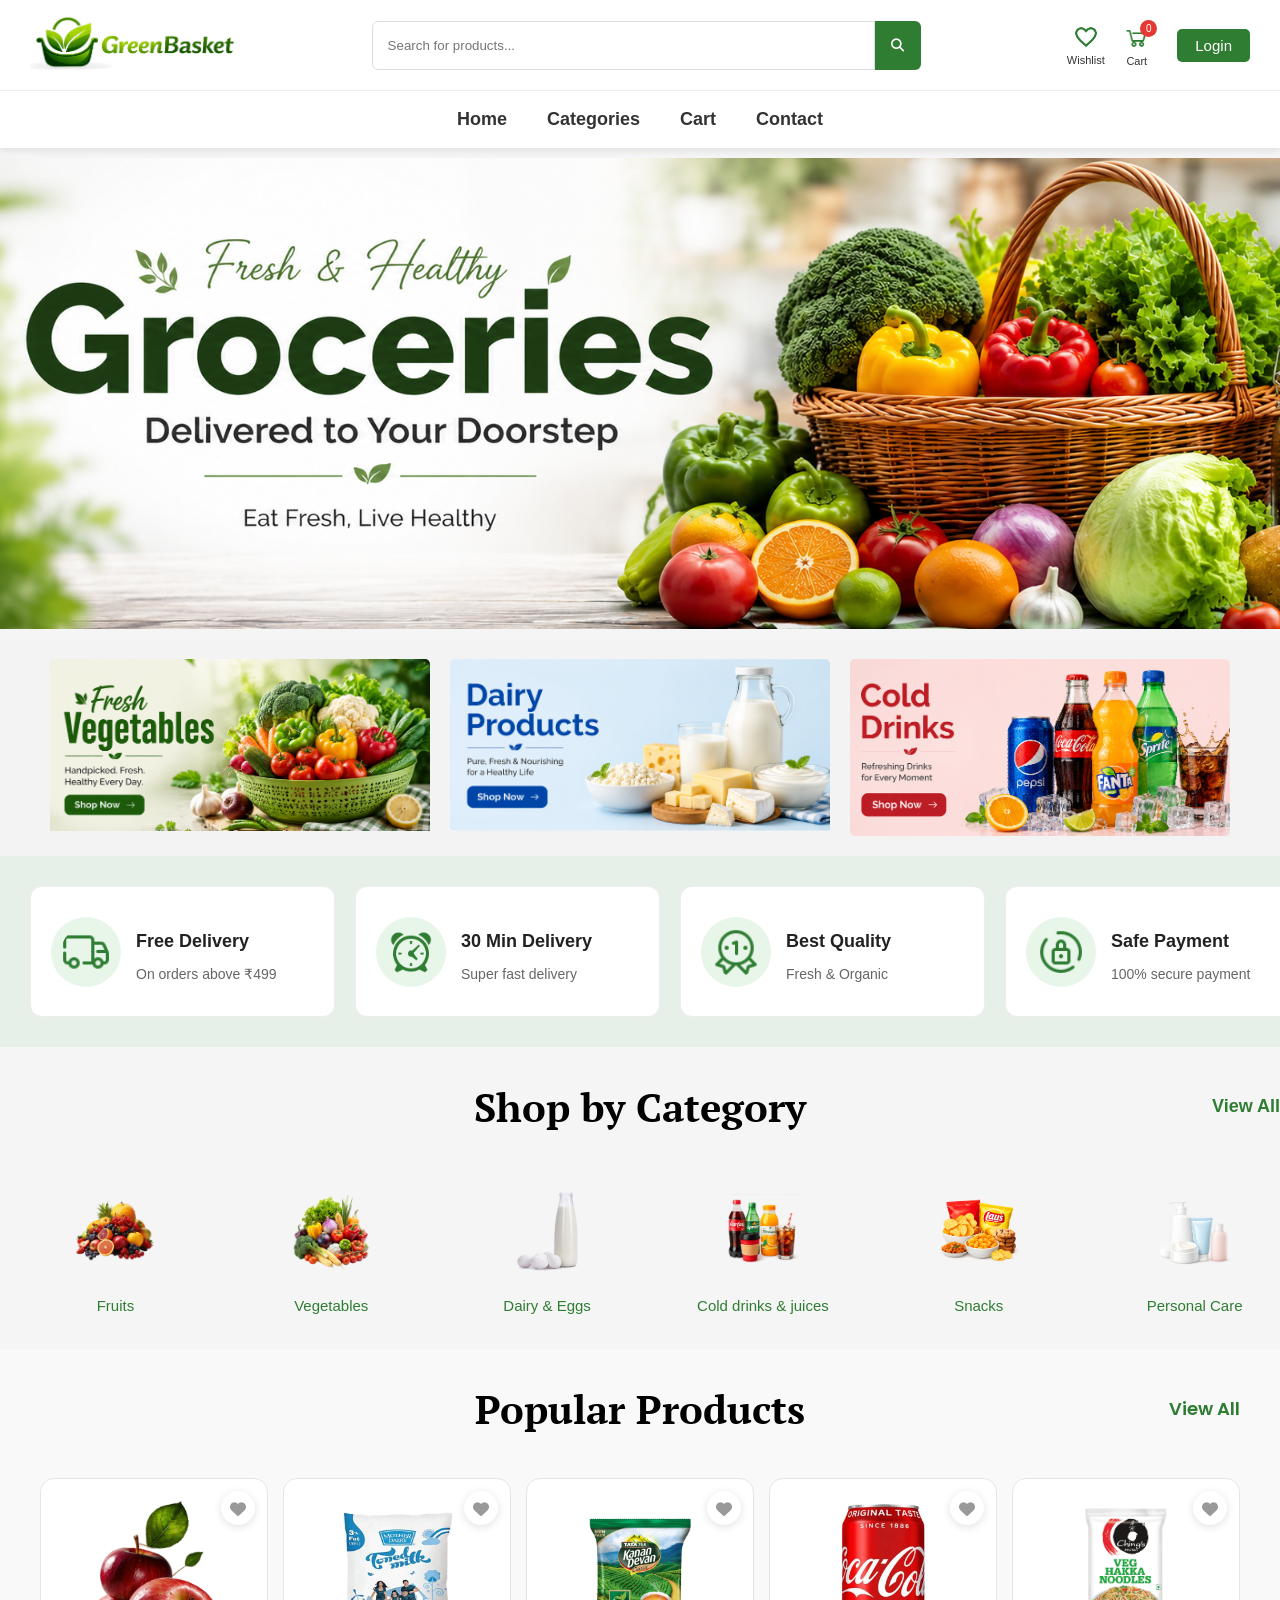
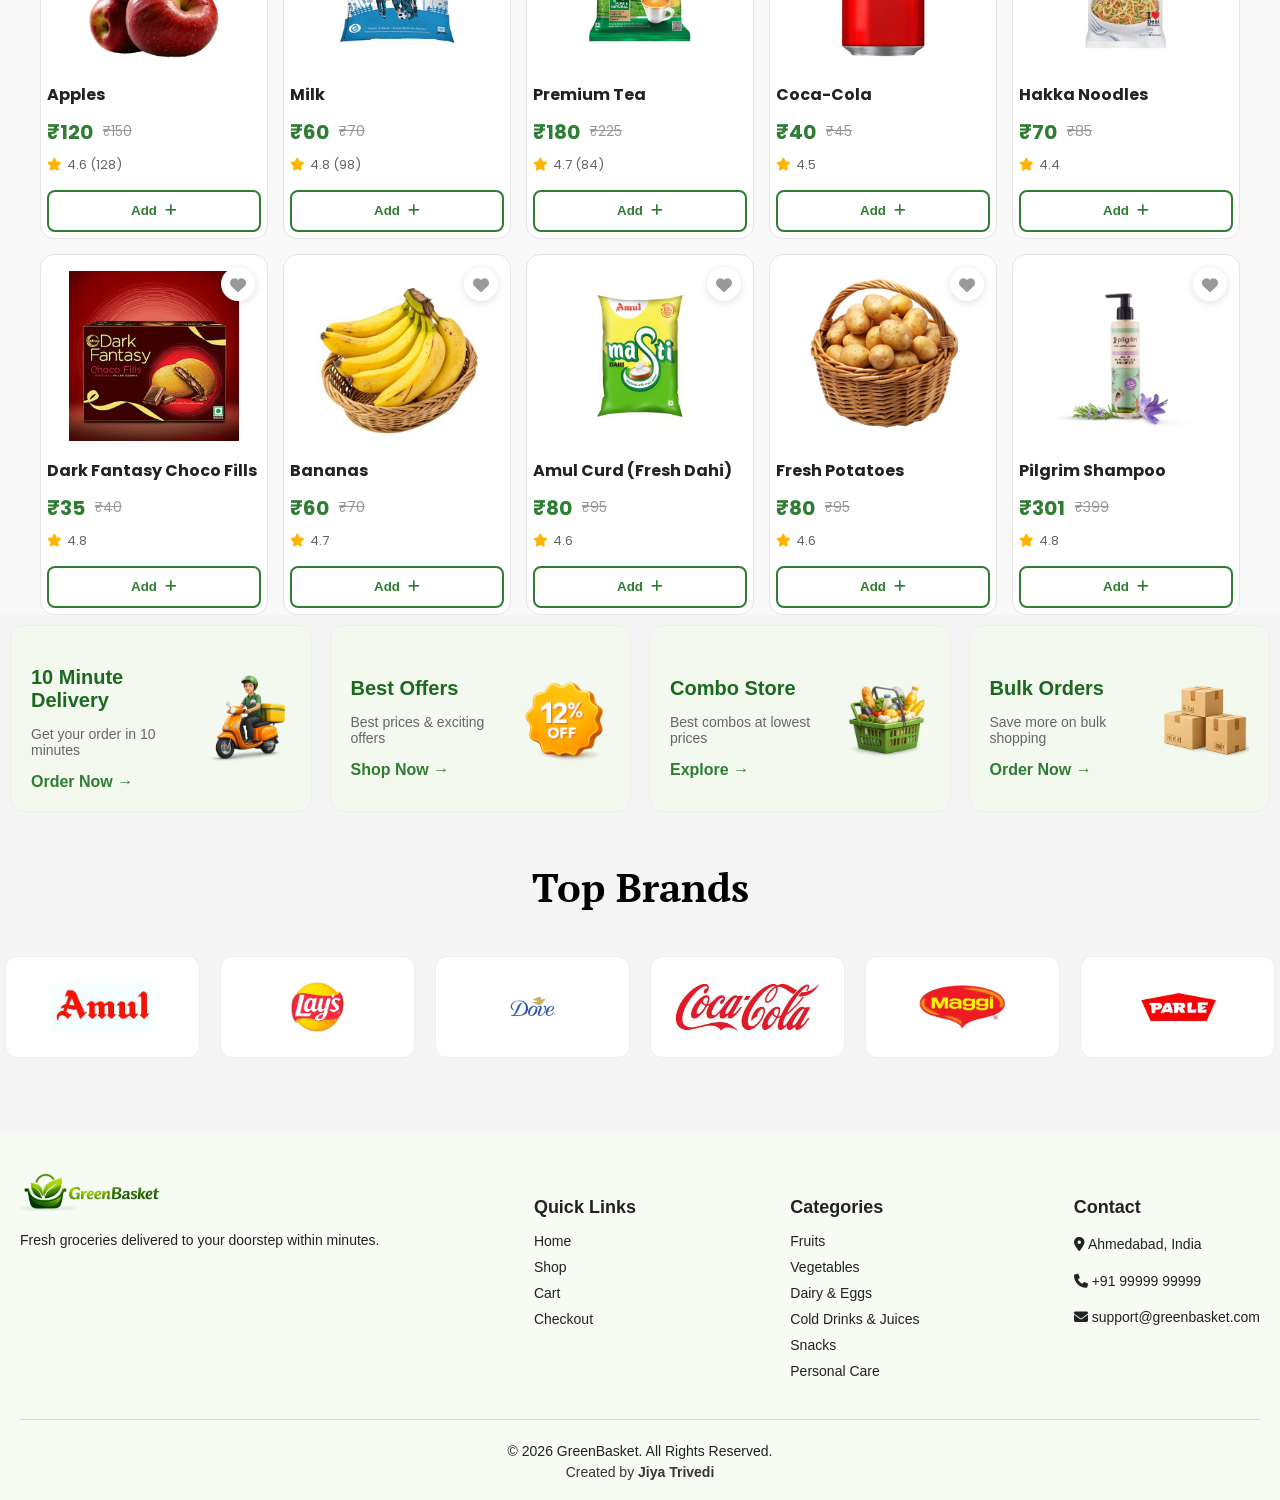
<file: index.html>
<!DOCTYPE html>
<html lang="en">
<head>
<meta charset="UTF-8">
<meta name="viewport" content="width=device-width, initial-scale=1.0">
<title>Home-GreenBasket</title>
<!--Link-->
<link rel="stylesheet" href="style.css">
<link href="https://fonts.googleapis.com/css2?family=Merriweather:ital,opsz,wght@0,18..144,300..900;1,18..144,300..900&family=Playfair+Display:ital,wght@0,400..900;1,400..900&display=swap" rel="stylesheet">
<link href="https://fonts.googleapis.com/css2?family=Poppins:wght@300;400;600;700&display=swap" rel="stylesheet">
<link rel="stylesheet" href="https://cdnjs.cloudflare.com/ajax/libs/font-awesome/6.5.0/css/all.min.css">
<link href="https://fonts.googleapis.com/css2?family=PT+Serif:ital,wght@0,400;0,700;1,400;1,700&display=swap" rel="stylesheet">
</head>
<body>

<header>

  <!-- Top Navbar -->
  <div class="top-nav">
    <div class="logo">
      <img src="images/logo.png" alt="logo">
    </div>

    <div class="search-box">
      <input type="text" id="searchInput" placeholder="Search for products...">
      <button id="searchBtn">
        <i class="fa-solid fa-magnifying-glass"></i>
      </button>
       <div id="searchResults" class="search-results"></div>
    </div>

  <div class="nav-right">
      
      <!--Wishlist Page Icon-->
      <a href="wishlist.html" class="wishlist-link">
      <img src="icons/heart.png">
      <span>Wishlist</span>
      </a>

      <div class="cart-wrapper" onclick="window.location.href='cart.html'">
          <img src="icons/cart.png" class="cart-icon">
          <span class="cart-count">0</span>
          <span class="cart-text">Cart</span>
      </div>
      <button class="login-btn">Login</button>
    </div>

  </div>

  <!-- Bottom Navbar -->
  <div class="menu-nav">
    <a href="index.html">Home</a>
    <a href="categories.html">Categories</a>
    <a href="cart.html">Cart</a>
    <a href="#contact">Contact</a>
  </div>

</header>

<!-- Home Image Section -->
<section class="home-image">
  <img src="images/home.png" alt="Home Image">
</section>

<!--Gift Card Section-->
<section class="gift-slider-section">
  
 <div class="gift-slider" id="giftSlider">

        <div class="gift-card">
            <img src="images/card1.png" alt="veg-card">
        </div>

        <div class="gift-card">
            <img src="images/card2.png" alt="dairy-card">
        </div>

        <div class="gift-card">
            <img src="images/card3.png" alt="colddrink-card">
        </div>

        <div class="gift-card">
            <img src="images/card4.png" alt="snacks-card">
        </div>

        <div class="gift-card">
            <img src="images/card5.png" alt="personalcare-card">
        </div>

  </div>

  
</section>

<!-- Features section -->
<section class="features">

<div class="feature-box">
     <img src="icons/truck.png" class="icon" alt="truck-icon">
    <div>
        <h4>Free Delivery</h4>
        <p>On orders above ₹499</p>
    </div>
</div>

<div class="feature-box">
    <img src="icons/clock.png" class="icon" alt="clock-icon">
    <div>
        <h4>30 Min Delivery</h4>
        <p>Super fast delivery</p>
    </div>
</div>

<div class="feature-box">
    <img src="icons/quality.png" class="icon" alt="quality-icon">
    <div>
        <h4>Best Quality</h4>
        <p>Fresh & Organic</p>
    </div>
</div>

<div class="feature-box">
    <img src="icons/payment.png" class="icon" alt="payment-icon">
    <div>
        <h4>Safe Payment</h4>
        <p>100% secure payment</p>
    </div>
</div>

</section>

<!-- Categories Section -->
<section class="categories">
  <div class="categories-header">
    <h2>Shop by Category</h2>
    <a href="categories.html" class="view-all">View All</a>
  </div>

  <div class="category-grid">

  <a href="categories.html?category=Fruits" class="cat-card">
    <img src="images/fruits.png">
    <p>Fruits</p>
  </a>

  <a href="categories.html?category=Vegetables" class="cat-card">
    <img src="images/vegetables.png">
    <p>Vegetables</p>
  </a>

  <a href="categories.html?category=Dairy%20%26%20Eggs" class="cat-card">
    <img src="images/dairy.png">
    <p>Dairy & Eggs</p>
  </a>

  <a href="categories.html?category=Cold%20drinks%20%26%20juices" class="cat-card">
    <img src="images/colddrinks.png">
    <p>Cold drinks & juices</p>
  </a>

  <a href="categories.html?category=Snacks" class="cat-card">
    <img src="images/snacks.png">
    <p>Snacks</p>
  </a>

  <a href="categories.html?category=Personal%20Care" class="cat-card">
    <img src="images/personal-care.png">
    <p>Personal Care</p>
  </a>

</div>
</section>

<!-- Product Section -->

<section class="popular-products">
<div class="container">
    <div class="section-header">
      <h2>Popular Products</h2>
      <a href="categories.html" class="view-all">View All</a>
    </div>

<div class="product-grid">

  <!--Apple -->
  <div class="product-card">
      <button class="wishlist-icon" data-id="16"><i class="fa-solid fa-heart"></i></button>
      <img src="products/fruits/apples.png" alt="Product 1">
      <h3>Apples</h3>
    <!-- Price -->
    <div class="price-box">
      <span class="new-price">₹120</span>
      <span class="old-price">₹150</span>
    </div>
    <!-- Rating -->
    <div class="rating">
      <i class="fa-solid fa-star"></i>
      <span>4.6 (128)</span>
    </div>
    <!-- Button -->
    <button class="add-btn" data-id="16">Add<i class="fa-solid fa-plus"></i></button>
  </div>

  <!-- Fresh milk -->
  <div class="product-card">
      <button class="wishlist-icon" data-id="31"><i class="fa-solid fa-heart"></i></button>
      <img src="products/dairy/milk.png" alt="Product 2">
      <h3>Milk</h3>
    <!-- Price -->
    <div class="price-box">
      <span class="new-price">₹60</span>
      <span class="old-price">₹70</span>
    </div>  
    <!-- Rating -->
    <div class="rating">
      <i class="fa-solid fa-star"></i>
      <span>4.8 (98)</span>
    </div>
    <!-- Button -->
    <button class="add-btn" data-id="31">Add<i class="fa-solid fa-plus"></i></button>
  </div>
  
  <!-- Premium tea -->
  <div class="product-card">
      <button class="wishlist-icon" data-id="56"><i class="fa-solid fa-heart"></i></button>
      <img src="products/colddrinks/tea.png" alt="Product 3">
      <h3>Premium Tea</h3>
    <!-- Price -->
    <div class="price-box">
      <span class="new-price">₹180</span>
      <span class="old-price">₹225</span>
    </div>
    <!-- Rating -->
    <div class="rating">
      <i class="fa-solid fa-star"></i>
      <span>4.7 (84)</span>
    </div>
    <!-- Button -->
    <button class="add-btn" data-id="56">Add<i class="fa-solid fa-plus"></i></button>
  </div>

  <!--Cold Drink-->
  <div class="product-card">
      <button class="wishlist-icon" data-id="46"><i class="fa-solid fa-heart"></i></button>
      <img src="products/colddrinks/cocacola.png" alt="Product 4">
      <h3>Coca-Cola</h3>
    <!-- Price -->
    <div class="price-box">
      <span class="new-price">₹40</span>
      <span class="old-price">₹45</span>
    </div>
    <!-- Rating -->
    <div class="rating">
      <i class="fa-solid fa-star"></i>
      <span>4.5</span>
    </div>
    <!-- Button -->
    <button class="add-btn" data-id="46">Add<i class="fa-solid fa-plus"></i></button>
  </div>

  <!-- Noodles -->    
  <div class="product-card">
      <button class="wishlist-icon" data-id="67"><i class="fa-solid fa-heart"></i></button>
      <img src="products/snacks/noodles.png" alt="Product 5">
      <h3>Hakka Noodles</h3>
      <!-- Price -->
      <div class="price-box">
        <span class="new-price">₹70</span>
        <span class="old-price">₹85</span>
      </div>
      <!-- Rating -->
      <div class="rating">
        <i class="fa-solid fa-star"></i>
        <span>4.4</span>
      </div>
      <!-- Button -->
      <button class="add-btn" data-id="67">Add<i class="fa-solid fa-plus"></i></button>
  </div>
  
  <!-- Choco Fills -->
  <div class="product-card">
      <button class="wishlist-icon" data-id="68"><i class="fa-solid fa-heart"></i></button>
      <img src="products/snacks/chocofills.png" alt="Product 6">
      <h3>Dark Fantasy Choco Fills</h3>
      <!--Price-->
      <div class="price-box">
        <span class="new-price">₹35</span>
        <span class="old-price">₹40</span>
      </div>
      <!-- Rating -->
      <div class="rating">
        <i class="fa-solid fa-star"></i>
        <span>4.8</span>
      </div>
      <!-- Button -->
      <button class="add-btn" data-id="68">Add<i class="fa-solid fa-plus"></i></button>
  </div>
      
  <!-- Bananas -->
  <div class="product-card">
      <button class="wishlist-icon" data-id="17"><i class="fa-solid fa-heart"></i></button>
      <img src="products/fruits/banana.png" alt="Product 7">
      <h3>Bananas</h3>
      <!-- Price -->
      <div class="price-box">
        <span class="new-price">₹60</span>
        <span class="old-price">₹70</span>
      </div>
      <!-- Rating -->
      <div class="rating">
        <i class="fa-solid fa-star"></i>
        <span>4.7</span>
      </div>
      <!-- Button -->
      <button class="add-btn" data-id="17">Add<i class="fa-solid fa-plus"></i></button>
  </div>
  
  <!-- Curd (Fresh Dahi) -->
  <div class="product-card">
      <button class="wishlist-icon" data-id="33"><i class="fa-solid fa-heart"></i></button>
      <img src="products/dairy/curd.png" alt="Product 8">
      <h3>Amul Curd (Fresh Dahi)</h3>
      <!-- Price -->
      <div class="price-box">
        <span class="new-price">₹80</span>
        <span class="old-price">₹95</span>
      </div>
      <!-- Rating -->
      <div class="rating">
        <i class="fa-solid fa-star"></i>
        <span>4.6</span>
      </div>
      <!-- Button -->
      <button class="add-btn" data-id="33">Add<i class="fa-solid fa-plus"></i></button>
  </div>

  <!-- Fresh Potato -->
  <div class="product-card">
      <button class="wishlist-icon"  data-id="2"><i class="fa-solid fa-heart"></i></button>
      <img src="products/vegetables/potato.png" alt="Product 9">
      <h3>Fresh Potatoes</h3>
      <!-- Price -->
      <div class="price-box">
        <span class="new-price">₹80</span>
        <span class="old-price">₹95</span>
      </div>
      <!-- Rating -->
      <div class="rating">
        <i class="fa-solid fa-star"></i>
        <span>4.6</span>
      </div>
      <!-- Button -->
      <button class="add-btn" data-id="2">Add<i class="fa-solid fa-plus"></i></button>
  </div>
  
  <!-- Pligrim Shampoo -->
  <div class="product-card">
      <button class="wishlist-icon" data-id="69"><i class="fa-solid fa-heart"></i></button>
      <img src="products/personal-care/pligrim-shampoo.png" alt="Product 10">
      <h3>Pilgrim Shampoo</h3>
      <!-- Price -->
      <div class="price-box">
        <span class="new-price">₹301</span>
        <span class="old-price">₹399</span>
      </div>
      <!-- Rating -->
      <div class="rating">
        <i class="fa-solid fa-star"></i>
        <span>4.8</span>
      </div>
      <!-- button -->
      <button class="add-btn" data-id="69">Add<i class="fa-solid fa-plus"></i></button>
  </div>
  
</div>
</div>
</section>

<!-- Promo Features -->
<section class="promo-section">

  <div class="promo-card">
    <div class="promo-text">
      <h3>10 Minute Delivery</h3>
      <p>Get your order in 10 minutes</p>
      <a href="#">Order Now →</a>
    </div>
    <img src="images/delivery-boy.png" alt="promo-card1">
  </div>

  <div class="promo-card">
    <div class="promo-text">
      <h3>Best Offers</h3>
      <p>Best prices & exciting offers</p>
      <a href="#">Shop Now →</a>
    </div>
    <img src="images/offer.png" alt="promo-card2">
  </div>

  <div class="promo-card">
    <div class="promo-text">
      <h3>Combo Store</h3>
      <p>Best combos at lowest prices</p>
      <a href="#">Explore →</a>
    </div>
    <img src="images/combo.png" alt="promo-card3">
  </div>

  <div class="promo-card">
    <div class="promo-text">
      <h3>Bulk Orders</h3>
      <p>Save more on bulk shopping</p>
      <a href="#">Order Now →</a>
    </div>
    <img src="images/box.png" alt="promo-card4">
  </div>

</section>

<!-- Top Brands -->
<section class="top-brands">

  <div class="brands-header">
    <h2>Top Brands</h2>
  </div>

  <div class="brands-grid">

    <div class="brand-card">
      <img src="images/amul-logo.png">
    </div>

    <div class="brand-card">
      <img src="images/lays-logo.png">
    </div>

    <div class="brand-card">
      <img src="images/dove-logo.png">
    </div>

    <div class="brand-card">
      <img src="images/cocacola-logo.png">
    </div>

    <div class="brand-card">
      <img src="images/maggie-logo.png">
    </div>

    <div class="brand-card">
      <img src="images/parle-logo.png">
    </div>

  </div>
</section>

<!-- Login page -->

<div class="login-modal">

  <div class="login-card">

    <span class="close-login">&times;</span>

    <!-- LOGO -->
    <img src="images/logo.png" alt="logobutton" class="login-logo">

    <h2>Welcome Back</h2>

    <p>Login to continue shopping</p>

    <input type="tel" id="mobileNumber" placeholder="Enter Mobile Number">

    <button id="continueBtn">Continue</button>

  </div>

</div>

<!-- Footer Section -->

<footer class="footer">

  <div class="footer-content">

    <!-- Logo Section -->
    <div class="footer-box">

      <img src="images/logo.png" alt="GreenBasket Logo" class="footer-logo">

      <p>
        Fresh groceries delivered to your doorstep within minutes.
      </p>

    </div>

    <!-- Quick Links -->
    <div class="footer-box">

      <h4>Quick Links</h4>

      <a href="index.html">Home</a>
      <a href="categories.html">Shop</a>
      <a href="cart.html">Cart</a>
      <a href="checkout.html">Checkout</a>

    </div>

    <!-- Categories -->
    <div class="footer-box">

      <h4>Categories</h4>

      <a href="categories.html?category=Fruits">Fruits</a>
      <a href="categories.html?category=Vegetables">Vegetables</a>
      <a href="categories.html?category=Dairy%20%26%20Eggs">Dairy & Eggs</a>
      <a href="categories.html?category=Cold%20drinks%20%26%20juices">Cold Drinks & Juices</a>
      <a href="categories.html?category=Snacks">Snacks</a>
      <a href="categories.html?category=Personal%20Care">Personal Care</a>

    </div>

  <!-- Contact -->
  <div class="footer-box" id="contact">

      <h4>Contact</h4>

      <p>
        <i class="fas fa-location-dot"></i>
        Ahmedabad, India
      </p>

      <p>
        <i class="fas fa-phone"></i>
        +91 99999 99999
      </p>

      <p>
        <i class="fas fa-envelope"></i>
        support@greenbasket.com
      </p>

    </div>

  </div>

  <div class="footer-bottom">

    <p>© 2026 GreenBasket. All Rights Reserved.</p>

    <p class="author">
      Created by <strong>Jiya Trivedi</strong>
    </p>

  </div>

</footer>


<script src="script.js" defer></script>
<script src="product.js" defer></script>

</body>
</html>
</file>
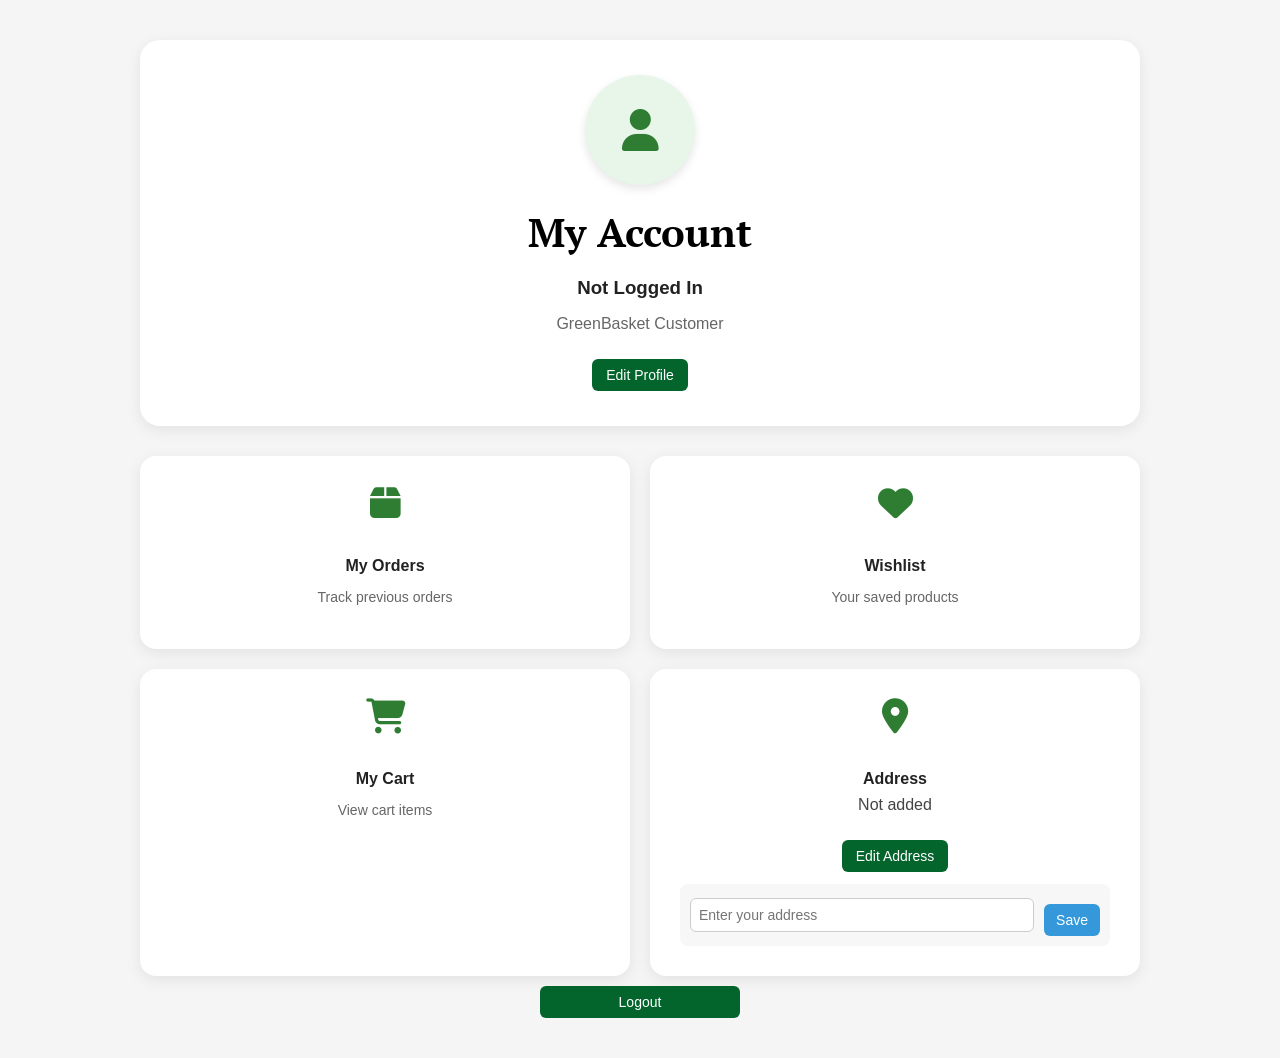
<file: account.html>
<!DOCTYPE html>
<html lang="en">
<head>
<meta charset="UTF-8">
<meta name="viewport" content="width=device-width, initial-scale=1.0">
<title>My Account-GreenBasket</title>

<!--Links-->
<link rel="stylesheet" href="account.css">
<link href="https://fonts.googleapis.com/css2?family=PT+Serif:wght@700&display=swap" rel="stylesheet">
<link rel="stylesheet"
href="https://cdnjs.cloudflare.com/ajax/libs/font-awesome/6.5.0/css/all.min.css">

</head>
<body>

<div class="account-container">

    <!-- Profile Card -->

    <div class="profile-card">

        <div class="profile-image">
            <i class="fa-solid fa-user"></i>
        </div>

        <h1>My Account</h1>

        <h3 id="userMobile"></h3>

        <p>GreenBasket Customer</p>  

        <button class="edit-btn" onclick="editProfile()">Edit Profile</button>

    </div>

    <!-- Menu Cards -->

    <div class="account-grid">

        <a href="orders.html" class="account-card">
            <i class="fa-solid fa-box"></i>
            <h4>My Orders</h4>
            <p>Track previous orders</p>
        </a>

        <a href="wishlist.html" class="account-card">
            <i class="fa-solid fa-heart"></i>
            <h4>Wishlist</h4>
            <p>Your saved products</p>
        </a>

        <a href="cart.html" class="account-card">
            <i class="fa-solid fa-cart-shopping"></i>
            <h4>My Cart</h4>
            <p>View cart items</p>
        </a>

        <div class="account-card">
            <i class="fa-solid fa-location-dot"></i>
            <h4>Address</h4>
            <p id="userAddress">Not added</p>
            <button onclick="toggleAddressForm()">Edit Address</button>

            <div id="addressBox">
            <input type="text" id="addressInput" placeholder="Enter your address">
            <button onclick="saveAddress()">Save</button>
            </div>
        </div>
    
    </div>

    <button id="logoutBtn" class="logout-btn">Logout</button>

</div>
<script src="account.js"></script>

</body>
</html>
</file>
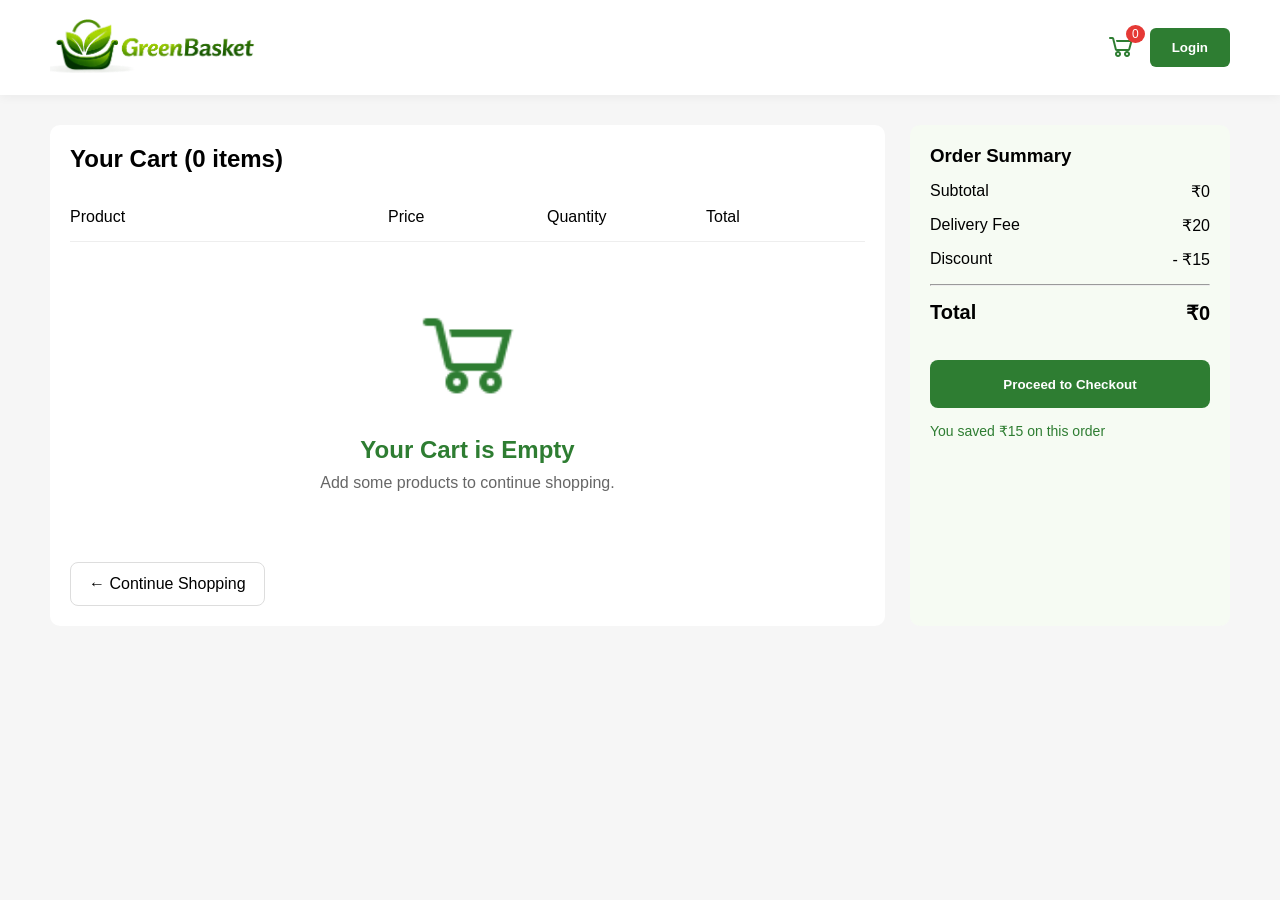
<file: cart.html>
<!DOCTYPE html>
<html lang="en">
<head>
<meta charset="UTF-8">
<meta name="viewport" content="width=device-width, initial-scale=1.0">
<title>Cart-GreenBasket</title>

<!--Links-->
<link rel="stylesheet" href="categories.css">
<link rel="stylesheet" href="cart.css">
<link rel="stylesheet"
href="https://cdnjs.cloudflare.com/ajax/libs/font-awesome/6.5.1/css/all.min.css">
</head>
<body>

<header class="header">

    <div class="logo">
    <img src="images/logo.png" alt="GreenBasket Logo">
    </div>

  <div class="header-right">

    <div class="cart-wrapper">
    <img src="icons/cart.png" class="cart-icon" alt="Cart">
    <span class="cart-count">0</span>
    </div>

    <button class="login-btn">Login</button>

  </div>

</header>

<div class="cart-page">

<div class="cart-left">

  <h2>Your Cart (<span id="itemCount">0</span> items)</h2>

<div class="cart-table">

  <div class="table-head">
  <div>Product</div>
  <div>Price</div>
  <div>Quantity</div>
  <div>Total</div>

</div>

  <div id="cartItems"></div>

</div>

<a href="categories.html" class="continue-btn">
← Continue Shopping
</a>

</div>

<div class="summary-box">

  <h3>Order Summary</h3>

  <div class="summary-row">
  <span>Subtotal</span>
  <span id="subtotal">₹0</span>
  </div>

  <div class="summary-row">
  <span>Delivery Fee</span>
  <span id="deliveryFee">₹20</span>
  </div>

  <div class="summary-row">
  <span>Discount</span>
  <span id="discount">- ₹15</span>
  </div>

<hr>

  <div class="summary-row total">
  <span>Total</span>
  <span id="grandTotal">₹0</span>
  </div>

  <button class="checkout-btn"
  onclick="window.location.href='checkout.html'">
  Proceed to Checkout
  </button>

  <p class="save-text">You saved ₹15 on this order</p>

</div>

</div>

<!-- LOGIN MODAL -->

<div class="login-modal">

  <div class="login-card">

    <span class="close-login">&times;</span>

    <img src="images/logo.png" alt="GreenBasket Logo" class="login-logo">

    <h2>Welcome Back</h2>

    <p>Login to continue shopping</p>

    <input type="tel" id="mobileNumber" placeholder="Enter Mobile Number">

    <button id="continueBtn">Continue</button>
    
  </div>

</div>

<script src="cart.js"></script>
<script src="script.js"></script>

<div id="toast"></div>

</body>
</html>
</file>
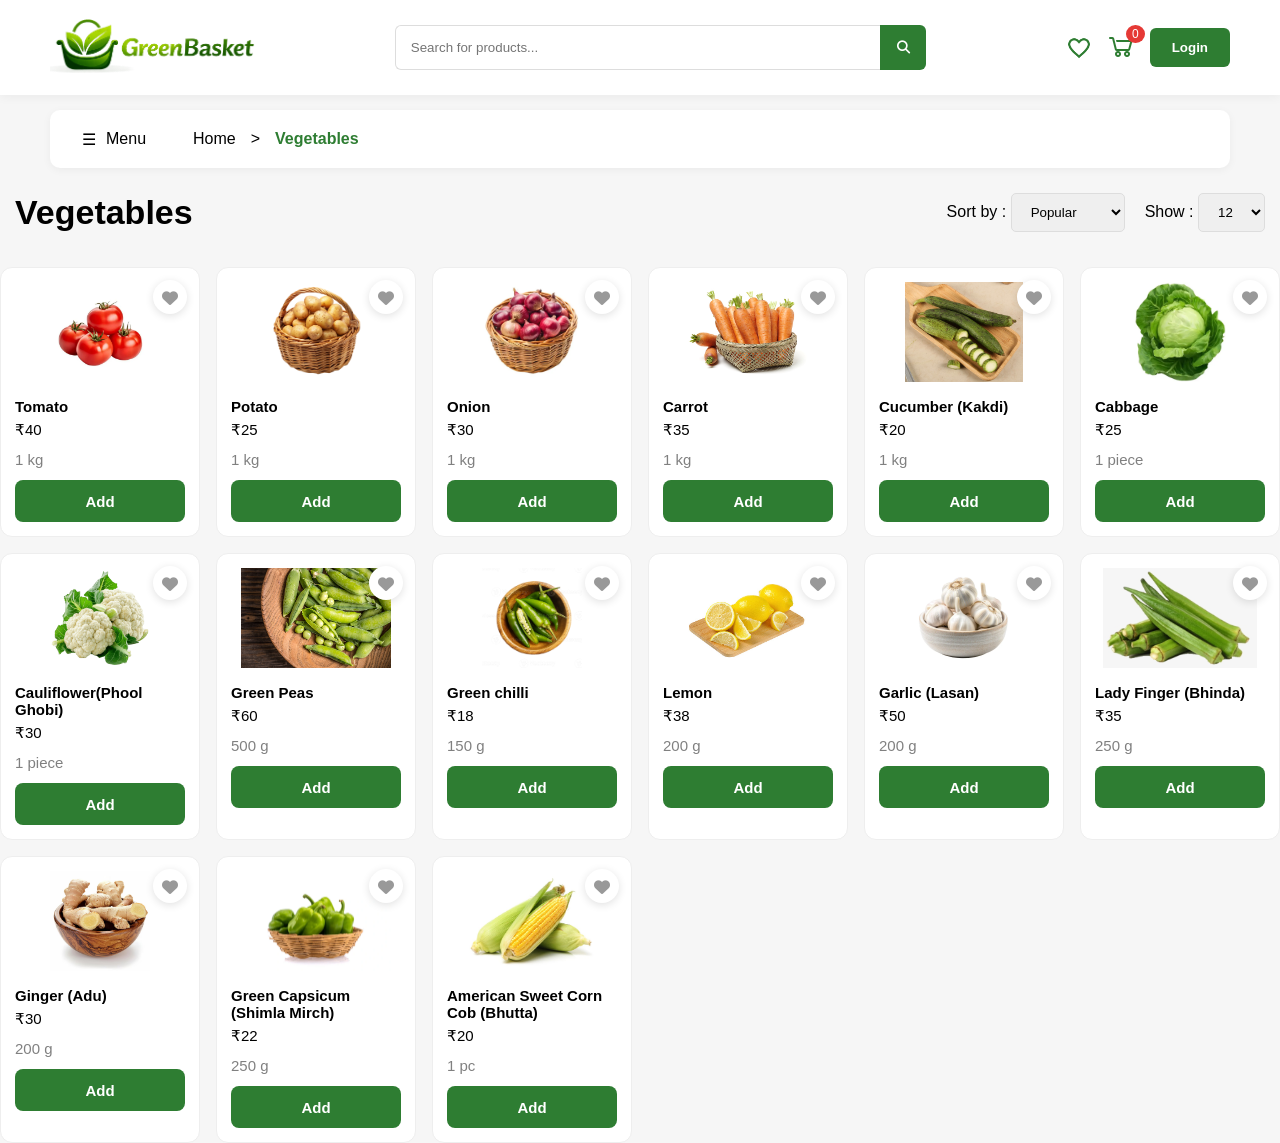
<file: categories.html>
<!DOCTYPE html>
<html lang="en">

<head>
  <meta charset="UTF-8" />
  <meta name="viewport" content="width=device-width, initial-scale=1.0" />
  <title>Categories-GreenBasket</title>

  <!--Links -->
  <link rel="stylesheet" href="categories.css">
  <link rel="stylesheet"
    href="https://cdnjs.cloudflare.com/ajax/libs/font-awesome/6.5.1/css/all.min.css" />
</head>

<body>
  <!-- Header -->
   <header class="header">

    <div class="logo">
      <img src="images/logo.png" alt="logo">
    </div> 

    <div class="search-box">
      <input type="text" id="searchInput" placeholder="Search for products...">
      <button>
        <i class="fa-solid fa-magnifying-glass"></i>
      </button>
    </div>

    <div class="header-right">
      <!-- Wishlist Icon -->
      <a href="wishlist.html" class="wishlist-link">
      <img src="icons/heart.png">
      </a>
      <div class="cart-wrapper" onclick="window.location.href='cart.html'">
        <img src="icons/cart.png" class="cart-icon">
        <span class="cart-count">0</span>
      </div>
      <button class="login-btn">Login</button>
    </div>

  </header>

<!-- Breadcrumb -->
<div class="breadcrumb">

  <div class="breadcrumb-left">

    <div class="menu-btn" onclick="openSidebar()">
      <span>☰</span>
      <span>Menu</span>
    </div>

    <span>Home</span>
    <span>&gt;</span>
    <span id="current-cat">Vegetables</span>

  </div>

</div>

 
<!-- Overlay -->
<div class="overlay" onclick="closeSidebar()"></div>

<!-- Sidebar Menu-->
<aside class="sidebar mobile-sidebar">

  <div class="close-btn" onclick="closeSidebar()">✕</div>

  <h3>Categories</h3>

   <ul class="categories">
    <li onclick="changeCategory(this)">Vegetables</li>
    <li onclick="changeCategory(this)">Fruits</li>
    <li onclick="changeCategory(this)">Dairy & Eggs</li>
    <li onclick="changeCategory(this)">Cold drinks & juices</li>
    <li onclick="changeCategory(this)">Snacks</li>
    <li onclick="changeCategory(this)">Personal Care</li>
  </ul>

</aside>

  <!-- Products-->

    <div class="products-section">

      <div class="top-bar">

        <h2 id="category-title">Vegetables</h2>

        <div class="top-actions">

          <div>
            Sort by :
            <select>
              <option>Popular</option>
              <option>Newest</option>
              <option>Price Low</option>
              <option>Price High</option>
            </select>
          </div>

          <div>
            Show :
            <select>
              <option>12</option>
              <option>24</option>
            </select>
        </div>
      </div>
    </div>

<!-- Product Grid-->

<div class="product-grid"></div>

<!-- LOGIN MODAL -->

<div class="login-modal">

  <div class="login-card">

    <span class="close-login">&times;</span>

    <!-- Logo -->
    <img src="images/logo.png" alt="GreenBasket Logo" class="login-logo">

    <h2>Welcome Back</h2>

    <p>Login to continue shopping</p>

    <input type="tel" id="mobileNumber" placeholder="Enter Mobile Number">

    <button id="continueBtn">Continue</button>

  </div>

</div>

<script src="product.js"></script>
<script src="categories.js"></script>
<script src="script.js"></script>
</body>
</html>
</file>
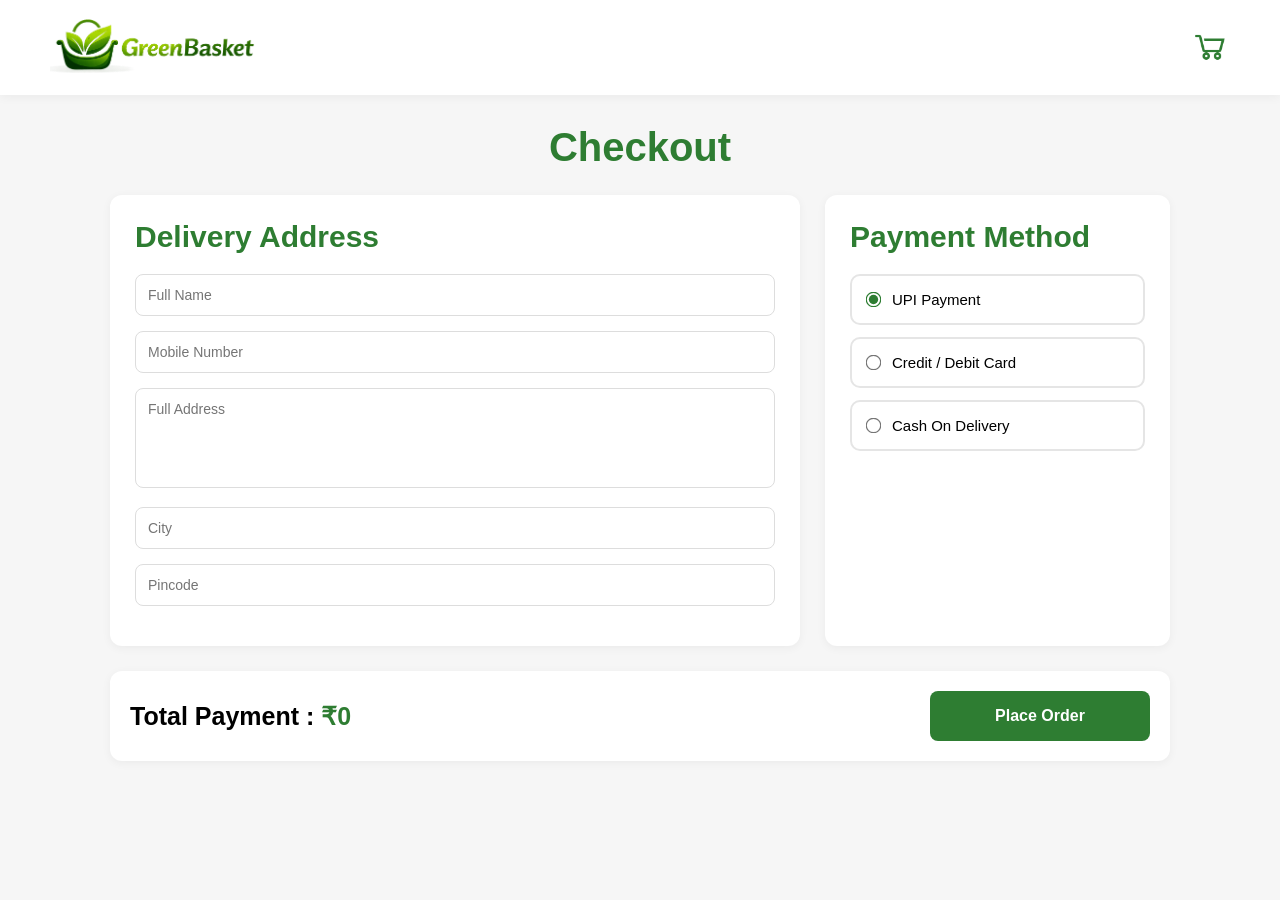
<file: checkout.html>
<!DOCTYPE html>
<html lang="en">
<head>
<meta charset="UTF-8">
<meta name="viewport" content="width=device-width, initial-scale=1.0">
<title>Checkout-Greenbasket</title>

<!--Links-->
<link rel="stylesheet" href="categories.css">
<link rel="stylesheet" href="checkout.css">
</head>
<body>

<header class="header">

  <div class="logo">
    <img src="images/logo.png" alt="GreenBasket Logo">
  </div>

  <div class="header-right">

    <a href="cart.html"><img src="icons/cart.png" class="cart-icon" alt="Cart"></a>
  
  </div>

</header>

<div class="checkout-container">

  <h2>Checkout</h2>

  <div class="checkout-grid">

    <div class="address-box">

      <h3>Delivery Address</h3>

      <input type="text" id="name" placeholder="Full Name" required>

      <input type="tel" id="mobile" placeholder="Mobile Number" required>

      <textarea id="address" placeholder="Full Address" required></textarea>

      <input type="text" id="city" placeholder="City" required>

      <input type="text" id="pincode" placeholder="Pincode" required>

    </div>

    <div class="payment-box">

      <h3>Payment Method</h3>
     
      <label class="payment-option">
        <input type="radio" name="payment" checked>
        <span>UPI Payment</span>
      </label>

      <label class="payment-option">
       <input type="radio" name="payment">
       <span>Credit / Debit Card</span>
      </label>

      <label class="payment-option">
       <input type="radio" name="payment">
       <span>Cash On Delivery</span>
      </label>

    </div>

  </div>

  <div class="payment-footer">

    <div class="total-box">
      Total Payment :
      <span id="grandTotal">₹0</span>
    </div>

   <button class="place-order-btn" onclick="placeOrder()">Place Order</button>  

  </div>

</div>

<script src="checkout.js"></script>

</body>
</html>
</file>
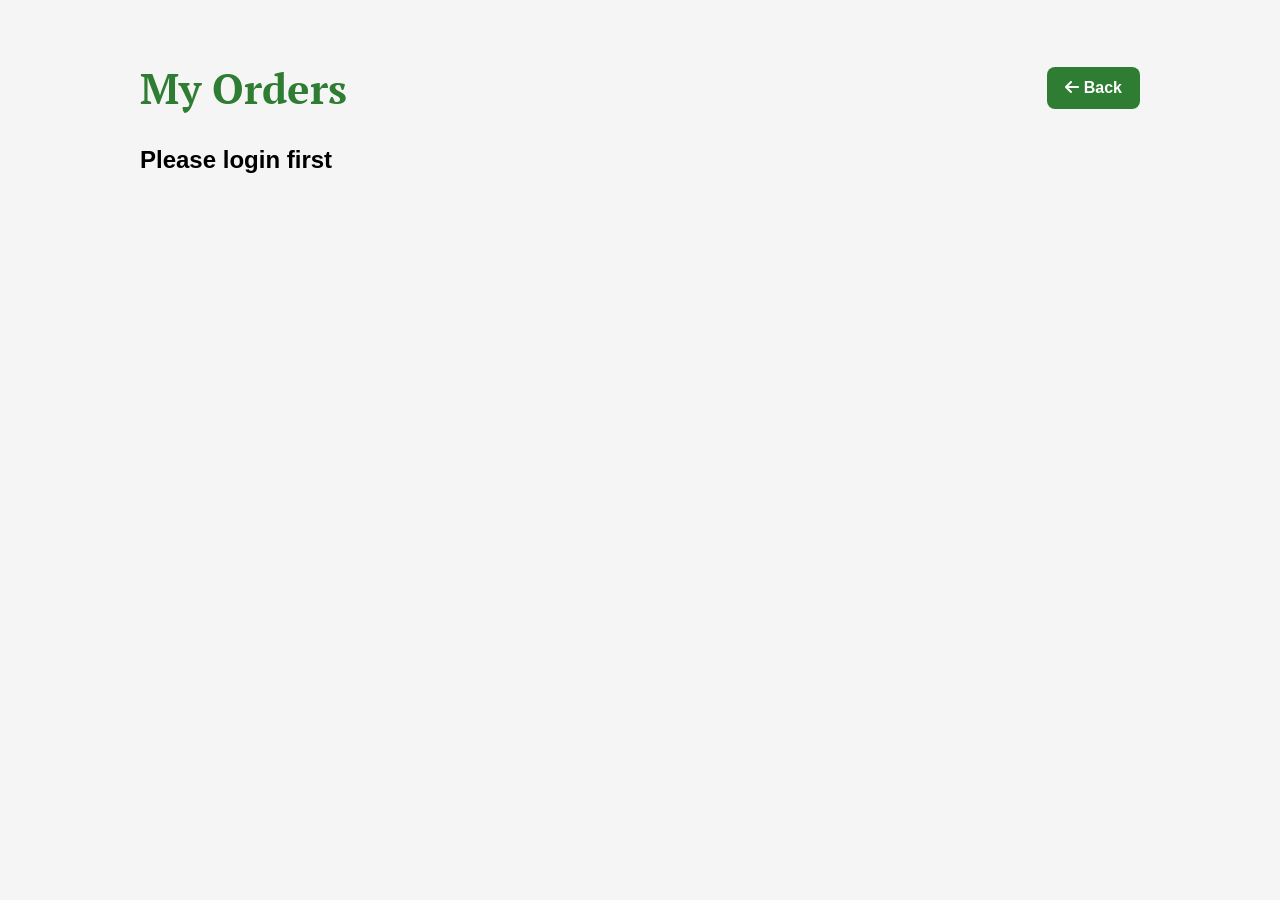
<file: orders.html>
<!DOCTYPE html>
<html lang="en">
<head>
<meta charset="UTF-8">
<meta name="viewport" content="width=device-width, initial-scale=1.0">

<title>My Orders-GreenBasket</title>

<!--Links-->
<link rel="stylesheet" href="orders.css">
<link rel="stylesheet"
href="https://cdnjs.cloudflare.com/ajax/libs/font-awesome/6.5.0/css/all.min.css">
<link href="https://fonts.googleapis.com/css2?family=PT+Serif:wght@700&display=swap" rel="stylesheet">

</head>
<body>

<div class="orders-container">

    <div class="page-header">
        <h1>My Orders</h1>
        <a href="account.html" class="back-btn">
            <i class="fa-solid fa-arrow-left"></i>
            Back
        </a>
    </div>

    <div id="ordersList"></div>

</div>

<script src="orders.js"></script>

</body>
</html>
</file>
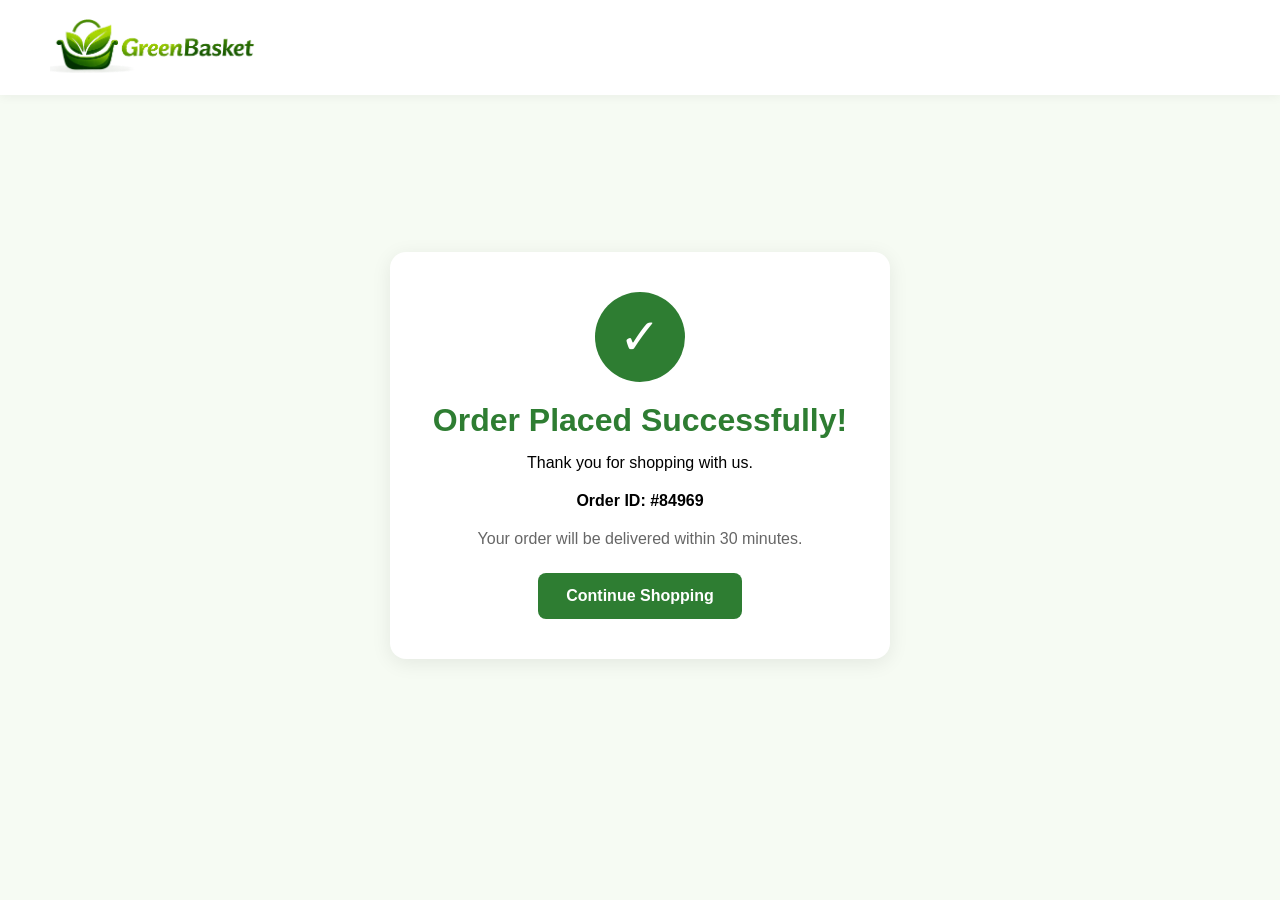
<file: success.html>
<!DOCTYPE html>
<html lang="en">
<head>
<meta charset="UTF-8">
<meta name="viewport" content="width=device-width, initial-scale=1.0">
<title>Order Success-Greenbasket</title>

<!--Links-->
<link rel="stylesheet" href="categories.css">
<link rel="stylesheet" href="success.css">
</head>
<body>

<header class="header">

  <div class="logo">
    <img src="images/logo.png" alt="GreenBasket Logo">
  </div>

</header>

<div class="success-container">

  <div class="success-card">

    <div class="success-icon">✓</div>

    <h1>Order Placed Successfully!</h1>

    <p>Thank you for shopping with us.</p>

    <p class="order-id">
      Order ID: <span id="orderId"></span>
    </p>

    <p class="message">
      Your order will be delivered within 30 minutes.
    </p>

    <a href="categories.html" class="shop-btn">
      Continue Shopping
    </a>

  </div>

</div>

<script src="success.js"></script>

</body>
</html>
</file>
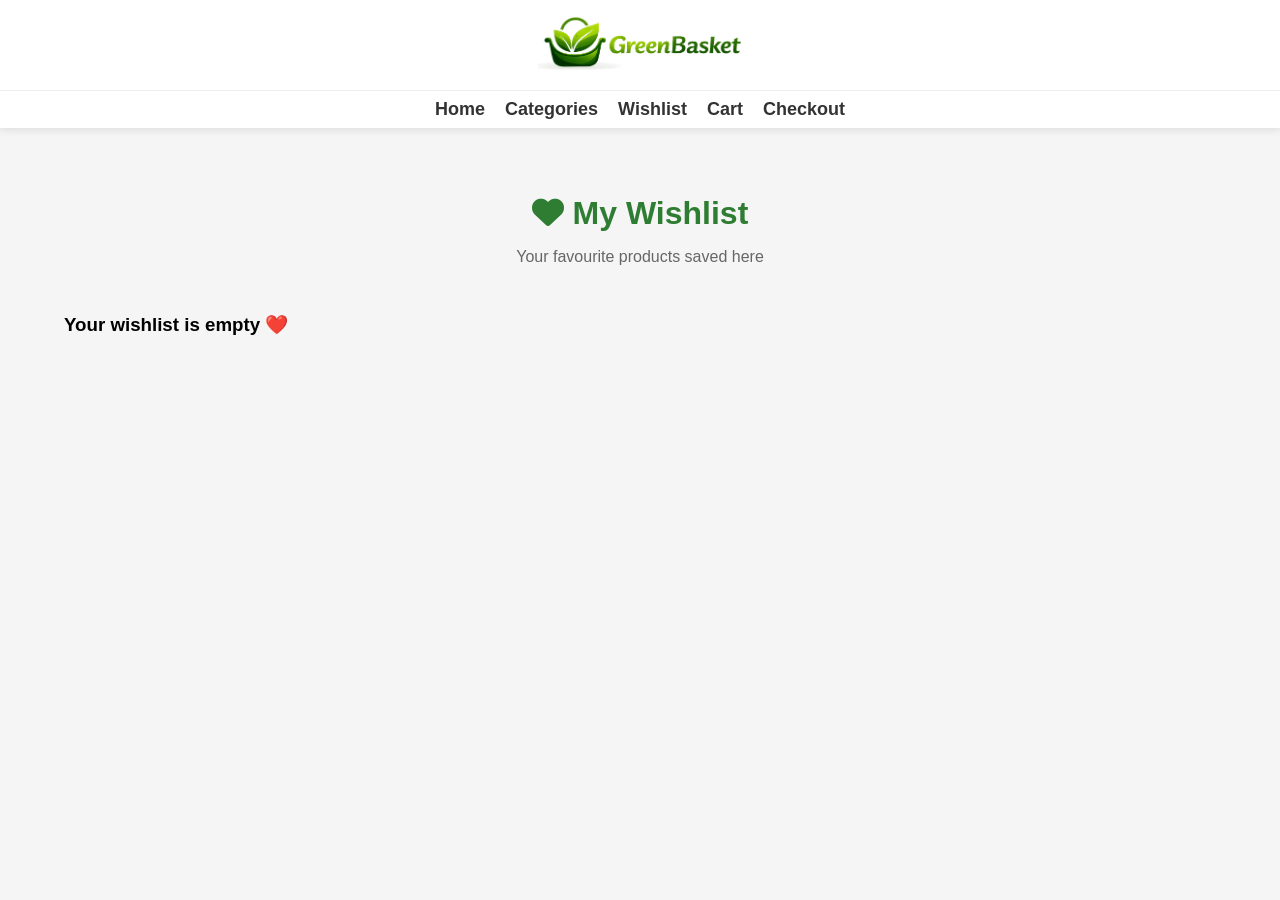
<file: wishlist.html>
<!DOCTYPE html>
<html lang="en">
<head>
<meta charset="UTF-8">
<meta name="viewport" content="width=device-width, initial-scale=1.0">
<title>Wishlist Page | GreenBasket</title>

<!--Links-->
<link rel="stylesheet" href="style.css">
<link rel="stylesheet" href="wishlist.css">
<link rel="stylesheet"
href="https://cdnjs.cloudflare.com/ajax/libs/font-awesome/6.5.0/css/all.min.css">

</head>

<body>

<header>

  <div class="top-nav">

    <div class="logo">
      <img src="images/logo.png" alt="GreenBasket">
    </div>

  </div>

  <div class="menu-nav">
    <a href="index.html">Home</a>
    <a href="categories.html">Categories</a>
    <a href="wishlist.html">Wishlist</a>
    <a href="cart.html">Cart</a>
    <a href="checkout.html">Checkout</a>
  </div>

</header>

<!-- Wishlist Section -->

<section class="wishlist-section">

  <div class="wishlist-header">
    <h2>
      <i class="fa-solid fa-heart"></i>
      My Wishlist
    </h2>
    <p>Your favourite products saved here</p>
  </div>

  <div id="wishlistItems"></div>

</section>

<script src="wishlist.js"></script>

</body>
</html>
</file>
<file: style.css>
body {
  font-family: Arial; 
  margin:0; 
  background:#f5f5f5;
  overflow-x: hidden;
}

/* Header */
header {
  background: white;
  box-shadow: 0 2px 8px rgba(0,0,0,0.1);
}
.header-icons i{
  font-size:24px;
}

/* Top Navbar */
.top-nav{
  min-height:70px;
  height:auto;
  display:flex;
  align-items:center;
  justify-content:space-between;
  padding:10px 30px;
}

/* Logo */
.logo img {
  height: 55px;             
  transform: none;      
  transform-origin: left center;
  object-fit: contain;
}

/* Search Bar */
.search-box {
  display: flex;
  width: 45%;
  border-radius: 6px;
  position: relative;
  overflow: visible;
}

.search-box input {
  width:100%;
  height:45px;
  border-right:none;
  padding-left:15px;
  outline:none;
  border-radius:6px 0 0 6px;
  border:1px solid #ddd;
}

.search-box button {
  width:50px;
  border:none;
  background:#2e7d32;
  color:#fff;
  border-radius:0 6px 6px 0;
  cursor:pointer;
}

.search-icon {
  width: 18px;
  height: 20px;
}

/* Search Result */
.search-results {
  position: absolute;
  top: 100%;
  left: 0;
  width: 100%;
  background: white;
  display: none;
  z-index: 99999;
}

.result-item {
  display: flex;
  align-items: center;
  gap: 10px;
  padding: 10px;
  cursor: pointer;
}

.result-item img {
  width: 40px;
  height: 40px;
  object-fit: cover;
  border-radius: 8px;
}

.result-item:hover {
  background: #f4f4f4;
}

.name {
  font-weight: 600;
}

.sub {
  font-size: 12px;
  color: gray;
}

/* Cart & Wishlist */

.nav-right{
  display:flex;
  align-items:center;
  gap:12px;
}

.cart-wrapper,
.wishlist-link{
  width:57px;
  display:flex;
  flex-direction:column;
  justify-content:center;
  align-items:center;
  text-decoration:none;
  color:#333;
  position:relative;
}

.cart-icon{
  width:28px;
  height:27px;
  display:block;
  object-fit:contain;
}

.cart-count{
  position:absolute;
  top:-4px;
  right:8px;
  background:#e53935;
  color:#fff;
  font-size:10px;
  min-width:17px;
  height:17px;
  border-radius:50%;
  display:flex;
  justify-content:center;
  align-items:center;
}

.wishlist-link img{
  width: 26px;
  height: 26px;
  object-fit: contain;
  display: block;
}

.wishlist-link{
  margin-right:-18px;
}

.cart-text,
.wishlist-link span{
  margin-top:5px;
  font-size:11px;
  line-height:1;
  text-align:center;
  font-weight:500;
}

/* Login Button */
.login-btn {
  font-size: 15px;
  background: #2e7d32;
  color: white;
  border: none;
  padding: 8px 18px;
  border-radius: 5px;
  cursor: pointer;
}

/* Menu Navbar */
.menu-nav {
  display: flex;
  justify-content: center;
  gap: 40px;
  padding: 18px 10px;
  border-top: 1px solid #eee;
}

.menu-nav a {
  text-decoration: none;
  color: #333;
  font-weight: 700;
  transition: 0.3s;
  font-size: 18px;
}

.menu-nav a:hover {
  color: #2e7d32;
}

/*home image */
.home-image {
  width: 100%;
  text-align: center;
  margin: 10px 0;
}

.home-image img {
  width: 100%;
  height: auto;
  display: block;
}

/* Gift Card Section */
.gift-slider-section{
  position: relative;
  width: 100%;
  padding: 20px 50px;
  background: #f3f3f3;
  overflow: hidden;
  box-sizing: border-box;
}

.gift-slider{
  display:flex;
  gap:20px;
  overflow-x: auto;
  scroll-behavior: smooth;
  scroll-snap-type: x mandatory;
  scrollbar-width: none;
  box-sizing: border-box;
}

.gift-slider::-webkit-scrollbar{
  display: none;
}

.gift-card{
  flex:0 0 calc((100% - 40px) / 3);
  width: calc((100% - 40px) / 3);
  min-width: 0;
  border-radius: 5px;
  overflow: hidden;
  scroll-snap-align: start;
  box-sizing: border-box;
}

.gift-card img{
  display: block;
  width: 100%;
  height: auto;
}

/* Features Section */
.features {
  width: 100%;
  display: flex;
  justify-content: space-between;
  align-items: center;
  gap: 20px;
  padding: 30px;
  background: #e6f0e8; 
  flex-wrap: wrap;
}

.feature-box {
  flex: 1;
  min-width: 220px;
  display: flex;
  align-items: center;
  gap: 15px;
  padding: 20px;
  border-radius: 12px;
  background: white; 
  border: 1px solid #eee;
  transition: 0.3s ease;
}

.feature-box:hover {
  transform: translateY(-6px);
  box-shadow: 0 8px 20px rgba(0,0,0,0.08);
}

.icon {
  width: 50px;
  height: 50px;
  background: #e8f5e9;   
  padding: 10px;
  border-radius: 50%;
  object-fit: contain;
}

.feature-box h4{
  font-size: 18px;
  margin-bottom: 5px;
  color: #222;
}

.feature-box p{
  font-size: 14px;
  color: #666;
}

/* Categories Section */
.categories-header{
  display: flex;
  justify-content: center;
  align-items: center;
  position: relative;
  margin-bottom: 10px;
}

.categories {
  padding-bottom: 5px;
  z-index: 2;
}

.categories h2{
  font-size: 40px;
  font-family: "PT Serif", serif;
}

.view-all{
  text-decoration: none;
  color: #2e7d32;
  font-weight: 600;
  font-size: 20px;
  position: absolute;
  transition: 0.3s;
  right: 0;
}

.view-all:hover{
  color: #1b5e20;
}

.view-all::after{
  content: "";
  position: absolute;
  left: 0;
  bottom: -3px;
  width: 0%;
  height: 2px;
  background: #2e7d32;
  transition: 0.3s;
}

.view-all:hover::after{
  width: 100%;
}

.category-grid {
  display:grid; 
  grid-template-columns:repeat(6,1fr);
  gap:15px;
}

.cat-card{
  display: flex;
  flex-direction: column;
  align-items: center;
  text-decoration: none;
  cursor: pointer;

  width: 100%;
  height: 100%;

  padding: 15px;
  border-radius: 12px;
  transition: 0.3s;
}

.cat-card img{
  width: 80px;
  height: 80px;
  object-fit: contain;
  margin-bottom: 10px;
  transition: transform 0.3s ease;
}

.cat-card:hover{
  background: #f6fbf3;
  transform: translateY(-5px);
}

.cat-card:hover img{
  transform: scale(1.1);
}

.cat-card img,
.cat-card p {
  pointer-events: none;
  color:#2e7d32;
  font-size: 15px;
}

/*Product Section */
.popular-products {
  background: #f9f9f9;
  font-family: 'Poppins', sans-serif;
}

.container {
  max-width: 1200px;
  margin: 0 auto;    
  padding: 0 20px;
}

.section-header {
  display: flex;
  justify-content: center;
  align-items: center;
  position: relative;
  margin-bottom: 10px;
}

.section-header h2 {
  font-size: 40px;
  text-align: center;
  font-family: "PT Serif", serif;
}

.view-all{
  text-decoration: none;
  color: #2e7d32;
  font-weight: 600;
  font-size: 18px;
  white-space: nowrap;
}

.product-grid {
  display: grid;
  grid-template-columns: repeat(auto-fit, minmax(200px, 1fr));
  gap: 15px;
}

.product-card{
  background: white;
  padding: 6px;
  border-radius: 14px;
  border: 1px solid #e5e5e5;
  position: relative;
  transition: 0.3s ease;
}

.product-card:hover{
  transform: translateY(-6px);
  box-shadow: 0 8px 20px rgba(0,0,0,0.08);
}

/* Discount */
.discount{
  position: absolute;
  top: 12px;
  left: 12px;
  background: #2e7d32;
  color: white;
  font-size: 11px;
  padding: 4px 6px;
  border-radius: 5px;
  font-weight: 600;
}

/* Product Image */
.product-card img{
  width: 100%;
  height: 170px;
  object-fit: contain;
  margin-top: 10px;
}

/* Product Name */
.product-card h3{
  font-size: 16px;
  margin: 10px 0;
  color: #222;
}

/* Price */
.price-box{
  display: flex;
  align-items: center;
  gap: 10px;
  margin-bottom: 8px;
}

.new-price{
  color: #2e7d32;
  font-size: 20px;
  font-weight: 700;
}

.old-price{
  color: #999;
  text-decoration: line-through;
  font-size: 14px;
}

/* Rating */
.rating{
  display: flex;
  align-items: center;
  gap: 5px;
  margin-bottom: 15px;
}

.rating i{
  color: #ffb400;
  font-size: 13px;
}

.rating span{
  font-size: 13px;
  color: #666;
}

/* Button */
.add-btn{
  width: 100%;
  height: 42px;
  border: 2px solid #2e7d32;
  background: white;
  color: #2e7d32;
  border-radius: 8px;
  font-weight: 600;
  cursor: pointer;

  display: flex;
  justify-content: center;
  align-items: center;
  gap: 8px;

  transition: 0.3s;
}

.add-btn:hover{
  background: #2e7d32;
  color: white;
}

/* Quantity Button */
.quantity{
  display: flex;
  align-items: center;
  justify-content: space-between;
  width: 100%;
  height: 50px;
  border: 2px solid #2e7d32;
  border-radius: 10px;
  padding: 0 15px;
  margin-top: 10px;
  box-sizing: border-box;
}

.quantity button{
  border: none;
  background: transparent;
  color: #2e7d32;
  font-size: 32px;
  font-weight: 700;
  cursor: pointer;
}

.quantity span{
  font-size: 24px;
  font-weight: 600;
  color: #2e7d32;
}

/* Wishlist Icon */
button {
  border: none;
  outline: none;
  background: transparent;
}

.wishlist-icon{
  position:absolute;
  top:12px;
  right:12px;

  width:34px;
  height:34px;

  background:#fff;
  border-radius:50%;

  display:flex;
  align-items:center;
  justify-content:center;

  box-shadow:0 2px 8px rgba(0,0,0,0.12);
  cursor:pointer;

  transition:0.3s;
}

.wishlist-icon i{
  font-size:16px;
  line-height:1;
  display:block;
  transform: translateY(1px); 
  color:#999;
}

.wishlist-icon:hover{
  color:#2e7d32;
  transform:scale(1.1);
}

/* Promo Section */
.promo-section{
  display: grid;
  grid-template-columns: repeat(4,1fr);
  gap: 18px;
  padding: 10px 10px;
}

.promo-card{
  background: #f3f9ef;
  border-radius: 14px;
  padding: 20px;
  display: flex;
  justify-content: space-between;
  align-items: center;
  border: 1px solid #eee;
  transition: 0.3s;
}

.promo-card:hover{
  transform: translateY(-5px);
  box-shadow: 0 8px 20px rgba(0,0,0,0.08);
}

.promo-text h3{
  font-size: 20px;
  margin-bottom: 10px;
  color: #1b6920;
}

.promo-text p{
  font-size: 14px;
  color: #666;
  margin-bottom: 15px;
}

.promo-text a{
  text-decoration: none;
  color: #2e7d32;
  font-weight: 600;
}

.promo-card img{
  width: 90px;
  height: 90px;
  object-fit: contain;
}

/*Top Brands Section */
.top-brands{
  padding: 5px 5px 5px;
}

.brands-header{
  display: flex;
  justify-content: center;
  align-items: center;
  position: relative;
  margin-bottom: 10px;
}
.brands-header h2{
  font-size: 40px;
  font-family: "PT Serif", serif;
}

.brands-header .view-all{
  position: absolute;
  right: 0;
}

.brands-grid{
  display: grid;
  grid-template-columns: repeat(6,1fr);
  gap: 20px;
  margin-bottom: 10px;
}

.brand-card{
  background: white;
  border-radius: 12px;
  padding: 25px;
  border: 1px solid #eee;
  display: flex;
  justify-content: center;
  align-items: center;
  transition: 0.3s;
}

.brand-card:hover{
  transform: translateY(-5px);
  box-shadow: 0 8px 20px rgba(0,0,0,0.08);
}

.brand-card img{
  max-width: 100%;
  height: 50px;
  object-fit: contain;
}

/* Login Page */
.login-modal{
  position: fixed;
  top: 0;
  left: 0;

  width: 100%;
  height: 100vh;

  background: rgba(0,0,0,0.55);

  display: flex;
  justify-content: center;
  align-items: center;

  opacity: 0;
  visibility: hidden;

  transition: 0.3s;

  z-index: 9999;
}

.login-modal.active{
  opacity: 1;
  visibility: visible;
}

.login-card{
  width: 360px;
  background: white;

  border-radius: 20px;

  padding: 35px 30px;

  position: relative;

  text-align: center;

  animation: popup 0.3s ease;
}

@keyframes popup{
  from{
    transform: scale(0.8);
  }

  to{
    transform: scale(1);
  }
}

/* Close Button */
.close-login{
  position: absolute;
  top: 15px;
  right: 18px;

  font-size: 28px;

  cursor: pointer;
}

/* Login Page Logo */
.login-logo{
  width: 150px;
  display: block;
  margin: 0 auto 15px auto;
}

/* Login Page Text */
.login-card h2{
  margin-bottom: 8px;
  color: #222;
}

.login-card p{
  color: #666;
  margin-bottom: 25px;
}

/* Login Page input */
.login-card input{
  width: 100%;
  height: 50px;

  border: 1px solid #ddd;

  border-radius: 10px;

  padding: 0 15px;

  box-sizing: border-box;

  margin-bottom: 20px;

  outline: none;
}

/* Login Button */
.login-card button{
  width: 100%;
  height: 50px;

  border: none;

  border-radius: 10px;

  background: #2e7d32;

  color: white;

  font-size: 16px;

  font-weight: 600;

  cursor: pointer;
}

.login-card button:hover{
  background: #1b5e20;
}

/* Footer Section */
.footer{
  background:#f6fbf3;
  color:#222;
  margin-top:60px;
  padding:40px 20px 15px;
}

.footer-box a:hover{
  color:#e8f5e9;
}

.footer-content{
  display:flex;
  justify-content:space-between;
  flex-wrap:nowrap;
  gap:30px;
}

.footer-logo{
  width:140px;
}

.footer-box h4{
  margin-bottom:15px;
  font-size:18px;
}

.footer-box p{
  font-size:14px;
  line-height:1.6;
  margin-bottom:8px;
}

.footer-box a{
  display:block;
  color:#222;
  text-decoration:none;
  margin-bottom:10px;
  font-size:14px;
  transition:.3s;
}

.footer-box a:hover{
  padding-left:5px;
}

.footer-bottom{
  border-top:1px solid #ddd;
  margin-top:30px;
  padding-top:18px;
  text-align:center;
}

.footer-bottom p{
  margin:5px 0;
  font-size:14px;
}

.author{
  opacity:.9;
  font-size:13px;
}

/* Mobile Responsive Design */
@media(max-width:768px){

  /* Top Nav */
  html, body{
  width: 100%;
  overflow-x: hidden;
  }

  *, *::before, *::after{
  box-sizing: border-box;
  }

  .top-nav{
  display: grid;
  grid-template-columns: 1fr auto;
  grid-template-areas:
    "logo nav"
    "search search";
  
  padding: 8px 12px 4px;
  gap: 4px;
  align-items: center;
  margin: 0;
  }

  .logo{
    grid-area: logo;
  } 

  .logo img{
    height: 30px;
    width: auto;
  }
  
  /*Search bar*/
  .search-box{
    grid-area: search;
    width:100%;
    margin:0;
  }

  .search-box input{
    height:32px;
    font-size:13px;
    padding:0 10px;
  }

  .search-box button{
    width:36px;
    height:32px;
  }

  .nav-right{
    grid-area: nav;
    width: auto;
    justify-content: flex-end;
    gap: 6px;
  }
  
  /*cart icon */
  
  .cart-wrapper,
  .wishlist-link{
    width:48px;
  }

  .wishlist-link{
    margin-right: -8px;
  }
  .cart-icon{
    width:24px;
    height:24px;
  }

  .cart-count{
    top:-3px;
    right:6px;
    min-width:15px;
    height:15px;
    font-size:8px;
  }

  .wishlist-link img{
    width:23px;
    height:23px;
    object-fit: contain;
  }

  .cart-text,
  .wishlist-link span{
    font-size:9px;
    margin-top:3px;
  }

  .login-btn{
    font-size: 13px;
    padding: 5px 10px;
  }

  /* Menu */
  .menu-nav{
    display: flex;
    justify-content: center;
    flex-wrap: wrap;
    gap: 18px;
    padding: 8px 10px;
    margin-top:0px;
    padding:6px 10px;
  }

  .menu-nav a{
    font-size: 15px;
  }

  /* Home image */
  .home-image{
    margin:0;
  }

  /* Features Section */
  .features{
    display: grid;
    grid-template-columns: repeat(2,1fr);
    gap: 10px;
    padding: 15px;
  }

  .feature-box{
    display: flex;
    flex-direction: row;    
    align-items: center;
    gap: 10px;
    min-width: 0;
    padding: 12px;
  }

  .feature-box h4{
    font-size: 12px;
    margin: 0 0 3px;
  }

  .feature-box p{
    font-size: 8px;
    margin: 0;
  }

  .icon{
    width: 38px;
    height: 38px;
    padding: 8px;
    flex-shrink: 0;
  }

  /* Categories Section */
  .categories h2,
  .section-header h2,
  .brands-header h2{
    font-size: 28px;
  }

  .category-grid{
    grid-template-columns: repeat(2,1fr);
    display:grid; 
    gap: 10px;
  }

  .cat-card img{
    width: 80px;
    height: 80px;
  }

  .view-all{
    right: 10px;
    font-size: 14px;
    position: absolute;
    
  }
   
  /* Sections Header */
  .categories-header,
  .section-header,
  .brands-header{
  display: flex;
  justify-content: space-between;
  align-items: center;
  padding: 0 20px;
  position: relative;
  }
  
  .section-header h2{
    font-size: 24px;
    margin: 0;
    white-space: nowrap;
  }

  .section-header .view-all{ 
    font-size: 14px;
    white-space: nowrap;
  }
  
  /* Product Section */
  .product-grid{
    grid-template-columns: repeat(2,1fr);
    gap: 12px;
  }

  .product-card img{
    height: 130px;
  }

  .product-card h3{
    font-size: 14px;
  }

  .new-price{
    font-size: 17px;
  }

  .old-price{
    font-size: 12px;
  }

  .add-btn{
    height: 38px;
    font-size: 13px;
  }

  /* Promo Section */
  .promo-section{
    display: grid;
    grid-template-columns: repeat(2,1fr);
    gap: 12px;
  }

  .promo-card{
    padding: 12px;
   }

  .promo-card h3{
    font-size: 14px;
  }

  .promo-card p{
    font-size: 12px;
  }

  .promo-card a{
    font-size: 12px;
  }

  .promo-card img{
    width: 55px;
    height: 55px;
  }

  /* Login Page */
  .login-card{
    width: 95%;
    padding: 20px 15px;
    max-width: 380px;
    border-radius: 14px;
  }

  .login-card h2{
    font-size: 22px;
  }

  .login-card input{
    height: 42px;
    font-size: 14px;
  }

  .login-card button{
    height: 40px;
    font-size: 13px;
    font-weight: 600;
  }

  /* Top Brands Section */
  .brands-grid{
    display: grid;
    grid-template-columns: repeat(4, 1fr);
    gap: 12px;
  }

  .brand-card{
    display: flex;
    align-items: center;
    justify-content: center;
    padding: 8px;
    background: #fff;
    border-radius: 10px;
  }

  .brand-card img{
    width: 100%;
    max-width: 60px;
    height: auto;
    object-fit: contain;
    display: block;
  }

  /* Footer */
  .footer-content{
    display: grid;              
    grid-template-columns: 1fr;
    gap: 25px;
    text-align: center;
  }

  .footer{
    margin-top: 20px;
    padding: 30px 15px 15px;
  }

  .footer-logo{
    margin: 0 auto 15px;
    display: block;
  }

  .footer-box a{
    display: block;
    text-align: center;
  }

  .footer-box a:hover{
    color:#e8f5e9;
  }

  .footer-box p{
    text-align: center;
  }

  /* Gift Card Section */
 
  .gift-card{
    flex: 0 0 80%;
  }

  .gift-card img{
    width: 100%;
    height: auto;
    display: block;
    object-fit: contain;
  }

  .gift-slider-section{
    padding: 15px;
  }

  .slider-btn{
    width: 40px;
    height: 40px;
    font-size: 22px;
  }
}
</file>
<file: account.css>
body{
  margin:0;
  font-family:Arial, sans-serif;
  background:#f5f5f5;
}

.account-container{
  max-width:1000px;
  margin:auto;
  padding:40px 20px;
}

/* Profile  */
.profile-card{
  background:white;
  border-radius:20px;
  text-align:center;
  padding:35px;
  box-shadow:0 4px 15px rgba(0,0,0,0.08);
}

.profile-image{
  width:110px;
  height:110px;
  background:#e8f5e9;
  color:#2e7d32;
  margin:auto;
  border-radius:50%;
  box-shadow: 0 4px 10px rgba(0,0,0,0.1);
  display:flex;
  align-items:center;
  justify-content:center;
  font-size:42px;
}

.profile-card h1{
  font-family:"PT Serif", serif;
  font-size:40px;
  margin: 20px 0 10px 0;
}

.profile-card h3{
  margin-bottom:8px;
  color:#222;
}

.profile-card p{
  color:#666;
}

.edit-btn{
  margin-top:15px;
  border:none;
  background:#2e7d32;
  color:white;
  padding:12px 24px;
  border-radius:8px;
  cursor:pointer;
}

.edit-btn:hover{
    background:#1b5e20;
}

/* Account grid */
.account-grid{
  margin-top:30px;
  display:grid;
  grid-template-columns:repeat(2,1fr);
  gap:20px;
}

.account-card{
  background:white;
  padding:30px;
  border-radius:16px;
  text-decoration:none;
  color:#222;
  text-align:center;
  box-shadow:0 4px 15px rgba(0,0,0,0.08);
  transition: 0.3s ease;
}

.account-card:hover{
  transform:translateY(-5px);
}

.account-card i{
  font-size:35px;
  color:#2e7d32;
  margin-bottom:15px;
}

.account-card h4{
  margin-bottom:8px;
}

.account-card p{
  color:#666;
  font-size:14px;
}

/* Logout Button */
.logout-btn {
  display: block;
  margin: 30px auto 0;
  width: 200px;        
  padding: 12px;
  border: none;
  background: #e74c3c;
  color: white;
  font-size: 16px;
  border-radius: 8px;
  cursor: pointer;
  text-align: center;
  transition: 0.3s;
}

.logout-btn:hover {
  background: #c0392b;
}

/* Address Section */
#userAddress {
  font-size: 16px;
  margin-top: 5px;
  color: #444;
}

/* Edit Button */
.account-card button,
.account-container button {
  margin-top: 10px;
  padding: 8px 14px;
  border: none;
  background: #03652c;
  color: white;
  border-radius: 6px;
  cursor: pointer;
  font-size: 14px;
  transition: 0.3s;
}

.account-card button:hover,
.account-container button:hover {
  background: #027833;
}

/* Address input box */
#addressBox {
  margin-top: 12px;
  padding: 10px;
  background: #f7f7f7;
  border-radius: 8px;
  display: flex;
  gap: 10px;
  align-items: center;
}

/* Input field */
#addressInput {
  flex: 1;
  padding: 8px;
  border: 1px solid #ccc;
  border-radius: 6px;
  outline: none;
  font-size: 14px;
}

/* Save button */
#addressBox button {
  background: #3498db;
  padding: 8px 12px;
  border-radius: 6px;
  color: white;
  border: none;
  cursor: pointer;
}

#addressBox button:hover {
  background: #2980b9;
}

/* Mobile Responsive Design */

@media (max-width: 768px) {

  .account-container {
    padding: 20px;
  }

  .profile-card {
    padding: 20px;
  }

  .profile-card h1 {
    font-size: 22px;
  }

  .profile-card h3 {
    font-size: 16px;
  }
  
  .logout-btn {
    width: 50%;
  }

  /* Grid single column */
  .account-grid {
    grid-template-columns: 1fr;
    gap: 15px;
  }

  .account-card {
    padding: 15px;
  }

  /* Address box stack layout */
  #addressBox {
    flex-direction: column;
    align-items: stretch;
  }

  #addressInput {
    width: 100%;
  }

  #addressBox button {
    width: 100%;
  }

  /* Edit button full width */
  .account-container button {
    width: 100%;
  }
}
</file>
<file: categories.css>
*{
  margin:0;
  padding:0;
  box-sizing:border-box;
  font-family:Arial, sans-serif;
}

body{
  background:#f6f6f6;
}

/* Header Section */
.header{
  width:100%;
  background:#fff;
  display:flex;
  justify-content:space-between;
  align-items:center;
  padding:18px 50px;
  box-shadow:0 2px 10px rgba(0,0,0,0.05);
}

.logo img {
  height: 55px;             
  transform: none;      
  transform-origin: left center;
  object-fit: contain;
}

.search-box{
  width:45%;
  display:flex;
}

.search-box input{
  width:100%;
  height:45px;
  border:1px solid #ddd;
  border-right:none;
  padding-left:15px;
  outline:none;
  border-radius:6px 0 0 6px;
}

.search-box button{
  width:50px;
  border:none;
  background:#2e7d32;
  color:#fff;
  border-radius:0 6px 6px 0;
  cursor:pointer;
}

.header-right{
  display:flex;
  align-items:center;
  gap:13px;
}

/*wishlist icon*/
.wishlist-link img{
  width: 26px;
  height: 26px;
  object-fit: contain;
  display: block;
}

/* Cart */
.cart-wrapper {
  position: relative;
}

.cart-count {
  position: absolute;
  top: -5px;
  right: -8px;
  background:#E53935;
  color: #fff;
  font-size: 12px;
  padding: 2px 6px;
  border-radius: 50%;
}

.cart-icon{
  position:relative;
  font-size:24px;
  width:32px;
  cursor:pointer;
}

/* Login button */
.login-btn{
  background:#2e7d32;
  color:#fff;
  border:none;
  padding:12px 22px;
  border-radius:6px;
  cursor:pointer;
  font-weight:600;
}

/* Login page */
.login-modal{
  position: fixed;
  top: 0;
  left: 0;

  width: 100%;
  height: 100vh;

  background: rgba(0,0,0,0.55);

  display: flex;
  justify-content: center;
  align-items: center;

  opacity: 0;
  visibility: hidden;

  transition: 0.3s;

  z-index: 9999;
}

.login-modal.active{
  opacity: 1;
  visibility: visible;
}

.login-card{
  width: 360px;
  background: white;

  border-radius: 20px;

  padding: 35px 30px;

  position: relative;

  text-align: center;

  animation: popup 0.3s ease;
}

@keyframes popup{
  from{
    transform: scale(0.8);
  }

  to{
    transform: scale(1);
  }
}

/* Close Button */
.close-login{
  position: absolute;
  top: 15px;
  right: 18px;

  font-size: 28px;

  cursor: pointer;
}

/* Login Page Logo */
.login-logo{
  width: 150px;
  display: block;
  margin: 0 auto 15px auto;
}

/* Login page Text */
.login-card h2{
  margin-bottom: 8px;
  color: #222;
}

.login-card p{
  color: #666;
  margin-bottom: 25px;
}

/* Login Page Input */
.login-card input{
  width: 100%;
  height: 50px;
  border: 1px solid #ddd;
  border-radius: 10px;
  padding: 0 15px;
  box-sizing: border-box;
  margin-bottom: 20px;
  outline: none;
}

/* Login Page Button */
.login-card button{
  width: 100%;
  height: 50px;
  border: none;
  border-radius: 10px;
  background: #2e7d32;
  color: white;
  font-size: 16px;
  font-weight: 600;
  cursor: pointer;
}

.login-card button:hover{
  background: #1b5e20;
}


/* Breadcrumb Part */
.breadcrumb{
  display:flex;
  align-items:center;
  padding:12px 20px;
  background:#fff;
  margin:15px 50px;
  border-radius:10px;
  box-shadow:0 2px 8px rgba(0,0,0,0.05);
}

/* Left Side */
.breadcrumb-left{
  display:flex;
  align-items:center;
  gap:15px;
}

.breadcrumb-left span{
  color:#010101;
}

#current-cat{
  color:#2e7d32;
  font-weight:600;
}

.breadcrumb-right{
  display:flex;
  align-items:center;
}

.breadcrumb span{
  cursor:pointer;
  color:#000000;
  transition:0.3s;
}

.breadcrumb span:hover{
  color:#2e7d32;
}

.sep{
  color:#bbb;
  cursor:default;
}

/* Main Layout */
.main-container{
  display:flex;
  gap:30px;
  padding:0 50px 40px;
}

/* Menu Button */
.top-bar{
  display:flex;
  align-items:center;
  padding:10px 15px;
}

.menu-btn{
  display:flex;
  align-items:center;
  gap:10px;
  background:#ffffff;
  color:#000000;
  padding:0 12px;
  height:34px;
  border-radius:6px;
  cursor:pointer;
  width:auto;
  margin-right:20px;
}

.menu-btn:hover{
  background:#d5e4d5;
}

/* Overlay */
.overlay{
  position:fixed;
  inset:0;
  background:rgba(0,0,0,0.4);
  opacity:0;
  visibility:hidden;
  transition:0.3s;
  z-index:999;
  pointer-events: none;
}

.overlay.active{
  opacity:1;
  visibility:visible;
  pointer-events: auto;
}

/* Sidebar */
.sidebar{
  width:250px;
  background:#fff;
  border-radius:10px;
  padding:25px;
  height:fit-content;
}

.mobile-sidebar{
  position:fixed;
  top:0;
  left:-280px;
  width:280px;
  height:100%;
  background:#fff;
  padding:20px;
  transition:0.3s;
  z-index:1000;
  overflow-y:auto;
}

.mobile-sidebar.active{
  left:0;
}

/* close button */
.close-btn{
  font-size:22px;
  text-align:right;
  cursor:pointer;
  margin-bottom:15px;
}

/* categories */
.categories{
  list-style:none;
  padding:0;
}

.categories li{
  padding:12px 0;
  border-bottom:1px solid #eee;
  cursor:pointer;
}

.categories li:hover{
  color:#2e7d32;
  background:#f1fff2;
  padding-left:10px;
}

/* Products Section */
.products-section{
  flex:1;
}

.top-bar{
  display:flex;
  justify-content:space-between;
  align-items:center;
  margin-bottom:25px;
}

.top-bar h2{
  font-size:34px;
}

.top-actions{
  display:flex;
  gap:20px;
}

.top-actions select{
  padding:10px 15px;
  border:1px solid #ddd;
  border-radius:5px;
  outline:none;
}

/* Product grid */
.product-grid{
  display:grid;
  grid-template-columns:repeat(6,1fr);
  gap:16px;
}

.card{
  position: relative;
  background:#fff;
  border-radius:12px;
  padding:14px;
  border:1px solid #eee;
  transition:0.3s;
}

.card:hover{
  transform:translateY(-5px);
  box-shadow:0 5px 20px rgba(0,0,0,0.08);
}

.card img{
  width:100%;
  height:100px;
  object-fit:contain;
  margin-bottom:12px;
}

.card h4{
  font-size:15px;
  margin-bottom:6px;
}

.card p{
  font-size:15px;
  margin-bottom:12px;
}

.unit{
  font-size: 12px;
  color: gray;
  margin: 2px 0;
}

/* Wishlist Icon */
.wishlist-icon{
  position:absolute;
  top:12px;
  right:12px;

  width:34px;
  height:34px;

  background:#fff;
  border-radius:50%;

  display:flex;
  align-items:center;
  justify-content:center;

  box-shadow:0 2px 8px rgba(0,0,0,0.12);
  cursor:pointer;

  transition:0.25s;
}

.wishlist-icon i{
  font-size:16px;
  line-height:1;
  display:block;
  transform: translateY(1px); 
  color:#999;
}

.wishlist-icon:hover{
  background:#ffe6ee;
}

.wishlist-icon:hover i{
  color:#ff3b6b;
}

/* Navbar Wishlist */
.wishlist-link{
  text-decoration:none;
  display:flex;
  align-items:center;
}

.wishlist-link i{
  font-size:24px;
  color:#ff3b6b;
  transition:0.3s;
}

.wishlist-link:hover i{
  color:#ff1744;
  transform:scale(1.1);
}

/* Add Button */
.cart-btn{
  width:100%;
  height:42px;
  border:none;
  background:#2e7d32;
  color:#fff;
  border-radius:8px;
  cursor:pointer;
  font-weight:600;
  font-size:15px;
  transition:0.3s;
}

.cart-btn:hover{
  background:#1b5e20;
}

/* Quantity Button */
.quantity{
  width:100%;
  height:42px;
  background:#fff;
  border:2px solid #2e7d32;
  border-radius:8px;
  display:flex;
  align-items:center;
  justify-content:space-between;
  padding:0 10px;
}

.quantity button{
  width:28px;
  height:28px;
  border:none;
  background:none;
  color:#2e7d32;
  font-size:24px;
  font-weight:bold;
  cursor:pointer;
  display:flex;
  align-items:center;
  justify-content:center;
}

.quantity span{
  color:#2e7d32;
  font-size:16px;
  font-weight:700;
  min-width:20px;
  text-align:center;
}

/* Pagination Button */
.pagination{
  display:flex;
  justify-content:center;
  gap:10px;
  margin-top:35px;
}

.pagination button{
  width:42px;
  height:42px;
  border:none;
  border-radius:6px;
  background:#fff;
  cursor:pointer;
  transition:0.3s;
  font-weight:bold;
}

.pagination button:hover{
  background:#2e7d32;
  color:#fff;
}

.active-page{
  background:#2e7d32 !important;
  color:#fff;
}

/* Mobile Responsive */
@media(max-width:768px){
  
  /*wishlist icon */
  .wishlist-link img{
    width:23px;
    height:23px;
    object-fit: contain;
  }

  /* Main Layout */
  .main-container{
    display:flex;
    flex-direction:column;   
    gap:10px;
    padding:0 15px;
  }

  .mobile-sidebar{
    width:260px;
    z-index:9999;
    left: -280px;
    transition: 0.3s;
  }

  .sidebar:not(.mobile-sidebar){
    display:none;
  }
  
  /*Hover effect */
  .categories li{
    transition:0.20s;
  }

.categories li:hover,
.categories li.active{
  color:#2e7d32;
  background:#f1fff2;
  padding-left:10px;
  border-radius:6px;
}

/* Breadcrumb section */
  .breadcrumb{
    margin: 10px;
    padding: 10px 12px;
    border-radius: 8px;
    overflow: visible;
    white-space: normal;
    scrollbar-width: none;     
  }

  .breadcrumb-left{
    display: flex;
    align-items: center;
    gap: 8px;
    flex-wrap: wrap;
    min-width: auto;
  }

  .breadcrumb span{
    font-size: 14px;
    flex-shrink: 0;
  }

  .sep{
    margin: 0 2px;
    color: #999;
    flex-shrink: 0;
  }

  /* Menu button */
  .menu-btn{
    width:auto;
    height:30px;
    font-size:16px;
    display:flex; 
    z-index:100;
    position:relative;
    margin-right:12px;
    flex-shrink:0;
    padding:0 10px;  
    transition:0.3s;
  }

  .menu-btn:hover{
    background:#d5e4d5;
  }
  
  .overlay{
    z-index:1500;
  }

  .mobile-sidebar.active{
    left:0;
  }
  
  /* Header Section */
  .header{
    width:100%;
    display:flex;
    justify-content:space-between;
    align-items:center;
    flex-wrap:wrap;
    padding:12px 8px;
    gap:6px;
  }
  
  .header-right{
    display: flex;
    align-items: center;
    gap: 6px;         
    margin-right: 0;
    padding-right: 2px; 
  }

  .header{
    padding: 12px 4px;   
  }

  /* logo small */
  .logo img{
    height:35px;
  }

  .logo{
    flex:0 0 auto;
  }

  .header-right{
    display:flex;
    align-items:center;
    gap:14px;
  }

  /* search below */
  .search-box{
    width:100%;
    order:3;
    margin-top:10px;
  }

  .search-box input{
    height:42px;
  }

  .search-box button{
    width:42px;
  }

  .login-btn{
    padding:8px 14px;
    font-size:14px;
  }

  .cart-icon{
    font-size:18px;
  }
  
  /* Product Section */
  .top-bar{
    flex-direction:column;
    align-items:flex-start;
    gap:12px;
  }
  
  .top-bar h2{
    font-size:28px;
    margin:0;
  }
  
  .top-actions{
    width:100%;
    display:flex;
    justify-content:space-between;
    gap:10px;
  }

  .top-actions select{
    padding:8px 10px;
  }

  .products-section{
    flex:1;
  }
  
  /* Products grid */
  .product-grid{
    grid-template-columns: repeat(2, 1fr);
    gap: 12px;
  }

  .card{
    padding: 10px;
    border-radius: 10px;
  }

  .card img{
    height: 80px;
    margin-bottom: 8px;
  }

  .card h4{
    font-size: 13px;
    margin-bottom: 4px;
  }

  .card p{
    font-size: 13px;
    margin-bottom: 8px;
  }

  .unit{
    font-size: 11px;
  }

  .cart-btn,
  .quantity{
    height: 36px;
    font-size: 13px;
  }

  .wishlist-icon{
    width: 28px;
    height: 28px;
  }

 .wishlist-icon i{
    font-size: 14px;
  }
}
</file>
<file: cart.css>
.cart-page{
display:flex;
gap:25px;
padding:30px 50px;
}

.cart-left{
flex:3;
background:#fff;
padding:20px;
border-radius:10px;
}

.cart-left h2{
margin-bottom:20px;
}

.table-head,
.cart-item{
display:grid;
grid-template-columns:2fr 1fr 1fr 1fr;
align-items:center;
padding:15px 0;
border-bottom:1px solid #eee;
}

.product-info{
display:flex;
align-items:center;
gap:15px;
}

.product-info img{
width:70px;
height:70px;
object-fit:contain;
}

.qty-box{
display:flex;
align-items:center;
justify-content:center;
gap:15px;
border:1px solid #ddd;
width:110px;
height:42px;
border-radius:6px;
}

.qty-box button{
border:none;
background:none;
font-size:20px;
cursor:pointer;
color:#2e7d32;
font-weight:bold;
}

.summary-box{
width:320px;
background:#f6fbf3;
padding:20px;
border-radius:10px;
}

.summary-row{
display:flex;
justify-content:space-between;
margin:15px 0;
}

.total{
font-size:20px;
font-weight:bold;
}

.checkout-btn{
width:100%;
height:48px;
border:none;
background:#2e7d32;
color:#fff;
border-radius:8px;
cursor:pointer;
font-weight:600;
margin-top:20px;
}

.checkout-btn:hover{
background:#1b5e20;
}

.continue-btn{
display:inline-block;
margin-top:20px;
padding:12px 18px;
background:#fff;
border:1px solid #ddd;
border-radius:8px;
text-decoration:none;
color:#000;
}

.save-text{
margin-top:15px;
color:#2e7d32;
font-size:14px;
}

/* Empty Cart */
.empty-cart{
  text-align:center;
  padding:50px 20px;
}

.empty-cart-icon{
  width:120px;
  margin-bottom:20px;
}

.empty-cart h2{
  color:#2e7d32;
  margin-bottom:10px;
}

.empty-cart p{
  color:#666;
}

/* Product Added Popup */
#toast{
  position:fixed;
  top:20px;
  right:20px;
  background:#2e7d32;
  color:#fff;
  padding:14px 20px;
  border-radius:8px;
  font-weight:600;
  opacity:0;
  visibility:hidden;
  transform:translateY(-20px);
  transition:.3s ease;
  z-index:9999;
}

#toast.show{
  opacity:1;
  visibility:visible;
  transform:translateY(0);
}

/* Mobile Responsive Design */
@media (max-width:768px){

.cart-page{
  flex-direction:column;
  padding:12px;
  gap:15px;
  background:#f8f8f8;
}

.cart-left{
  padding:15px;
  border-radius:12px;
}

.cart-left h2{
  font-size:18px;
  margin-bottom:15px;
}

.table-head{
  display:none;
}

.cart-item{
  display:flex;
  flex-direction:column;
  align-items:flex-start;
  gap:12px;
}

.product-info{
  width:100%;
}

.product-info img{
  width:65px;
  height:65px;
}

.product-info span{
  font-size:15px;
  font-weight:500;
}

.qty-box{
  width:100px;
  height:38px;
  gap:12px;
  margin-left:auto;
}

.qty-box button{
  font-size:18px;
}

.summary-box{
  width:100%;
  border-radius:12px;
  background:#fff;
  box-shadow:0 -2px 10px rgba(0,0,0,0.08);
}

.summary-row{
  font-size:14px;
}

.total{
  font-size:18px;
}

.checkout-btn{
  height:52px;
  font-size:16px;
  font-weight:600;
}

.continue-btn{
  width:100%;
  text-align:center;
  box-sizing:border-box;
}

.save-text{
  text-align:center;
}

}
</file>
<file: checkout.css>
.cart-icon{
  width:40px;
  height:40px;
  cursor:pointer;
}

.checkout-container{
max-width:1100px;
margin:30px auto;
padding:0 20px;
}

.checkout-container h2{
text-align:center;
margin-bottom:25px;
font-size: 40px;
color:#2e7d32;
}

.checkout-grid{
display:grid;
grid-template-columns:2fr 1fr;
gap:25px;
}

.address-box,
.payment-box{
background:#fff;
padding:25px;
border-radius:12px;
box-shadow:0 2px 10px rgba(0,0,0,.05);
}

.address-box h3,
.payment-box h3{
margin-bottom:20px;
color:#2e7d32;
font-size: 30px;
}

.address-box input,
.address-box textarea{
width:100%;
padding:12px;
margin-bottom:15px;
border:1px solid #ddd;
border-radius:8px;
box-sizing:border-box;
font-size:14px;
}

.address-box textarea{
height:100px;
resize:none;
}

/*Hover Effect */
.address-box input:focus,
.address-box textarea:focus{
  outline:none;
  border-color:#2e7d32;
  box-shadow:0 0 0 3px rgba(46,125,50,.15);
}

.payment-footer{
margin-top:25px;
background:#fff;
padding:20px;
border-radius:12px;
box-shadow:0 2px 10px rgba(0,0,0,.05);

display:flex;
justify-content:space-between;
align-items:center;
}

.total-box{
font-size:25px;
font-weight:600;
}

.total-box span{
color:#2e7d32;
}

.place-order-btn{
width:220px;
height:50px;
border:none;
background:#2e7d32;
color:#fff;
font-size:16px;
font-weight:600;
border-radius:8px;
cursor:pointer;
transition:.3s;
}

.place-order-btn:hover{
  background:#1b5e20;
  transform:translateY(-2px);
}

/*Payment Option Hover Effect */

.payment-option{
  display:flex;
  align-items:center;
  gap:12px;
  padding:15px;
  margin-bottom:12px;
  border:2px solid #e5e5e5;
  border-radius:10px;
  cursor:pointer;
  transition:all .3s ease;
  background:#fff;
}

.payment-option:hover{
  border-color:#2e7d32;
  background:#f6fbf3;
  transform:translateY(-2px);
  box-shadow:0 4px 12px rgba(46,125,50,.15);
}

.payment-option input{
  accent-color:#2e7d32;
  transform:scale(1.2);
}

.payment-option span{
  font-size:15px;
  font-weight:500;
}

@media(max-width:768px){

.checkout-grid{
grid-template-columns:1fr;
}

.payment-footer{
flex-direction:column;
gap:15px;
}

.place-order-btn{
width:100%;
}

.total-box{
font-size:20px;
}

}
</file>
<file: orders.css>
body{
    margin:0;
    font-family:Arial,sans-serif;
    background:#f5f5f5;
}

/* Container */

.orders-container{
    max-width:1000px;
    margin:40px auto;
    padding:20px;
}

/* Header */
.page-header{
    display:flex;
    justify-content:space-between;
    align-items:center;
    margin-bottom:30px;
}

.page-header h1{
    margin:0;
    color:#2e7d32;
    font-size:42px;
    font-family:"PT Serif", serif;
}

.back-btn{
    text-decoration:none;
    background:#2e7d32;
    color:white;
    padding:12px 18px;
    border-radius:8px;
    font-weight:600;
}

/* Empty Orders Card */

.empty-orders{
    background:white;
    border-radius:18px;
    padding:60px 30px;
    text-align:center;

    box-shadow:0 4px 12px rgba(0,0,0,0.08);
}

.empty-orders i{
    font-size:80px;
    color:#2e7d32;
    margin-bottom:20px;
}

.empty-orders h2{
    font-size:30px;
    margin-bottom:10px;
    color:#222;
}

.empty-orders p{
    color:#666;
    font-size:16px;
    margin-bottom:25px;
}

.shop-btn{
    display:inline-block;
    text-decoration:none;
    background:#2e7d32;
    color:white;
    padding:14px 24px;
    border-radius:10px;
    font-weight:600;
    transition:0.3s;
}

.shop-btn:hover{
    background:#1b5e20;
}

/* Mobile Responsive Design */

@media(max-width:768px){

    .orders-container{
        padding:15px;
    }

    .page-header{
        flex-direction:column;
        gap:15px;
    }

    .page-header h1{
        font-size:32px;
    }

    .empty-orders{
        padding:40px 20px;
    }

    .empty-orders i{
        font-size:60px;
    }

    .empty-orders h2{
        font-size:24px;
    }
}
</file>
<file: success.css>
body{
  margin:0;
  background:#f6fbf3;
  font-family:Arial,sans-serif;
}

.success-container{
  display:flex;
  justify-content:center;
  align-items:center;
  min-height:80vh;
  padding:20px;
}

.success-card{
  background:#fff;
  width:500px;
  max-width:100%;
  padding:40px;
  border-radius:16px;
  text-align:center;
  box-shadow:0 4px 20px rgba(0,0,0,.08);
}

.success-icon{
  width:90px;
  height:90px;
  margin:0 auto 20px;
  border-radius:50%;
  background:#2e7d32;
  color:#fff;
  font-size:50px;
  display:flex;
  align-items:center;
  justify-content:center;
}

.success-card h1{
  color:#2e7d32;
  margin-bottom:15px;
}

.order-id{
  font-weight:600;
  margin:20px 0;
}

.message{
  color:#666;
  margin-bottom:25px;
}

.shop-btn{
  display:inline-block;
  padding:14px 28px;
  background:#2e7d32;
  color:#fff;
  text-decoration:none;
  border-radius:8px;
  font-weight:600;
  transition:.3s;
}

.shop-btn:hover{
  background:#1b5e20;
}

/*Mobile Responsice Design */
@media (max-width: 768px){

  .success-container{
    min-height: 100vh;
    padding: 15px;
  }

  .success-card{
    width: 100%;
    padding: 30px 20px;
    border-radius: 12px;
  }

  .success-icon{
    width: 70px;
    height: 70px;
    font-size: 38px;
    margin-bottom: 15px;
  }

  .success-card h1{
    font-size: 24px;
  }

  .order-id{
    font-size: 15px;
  }

  .message{
    font-size: 14px;
    line-height: 1.5;
  }

  .shop-btn{
    width: 100%;
    box-sizing: border-box;
    padding: 12px;
    font-size: 15px;
  }
}
</file>
<file: wishlist.css>
body {
    margin: 0;
    padding: 0;
}

header {
    display: flex;
    flex-direction: column;
    padding: 0;
    margin: 0;
}

.top-nav {
    display: flex;
    align-items: center;
    justify-content: center;
    padding: 10px 0;
}

.menu-nav {
    display: flex;
    justify-content: center;
    gap: 20px;
    padding: 8px 0;
    margin: 0;
}

.wishlist-section{
    padding:40px 5%;
}

.wishlist-header{
    text-align:center;
    margin-bottom:30px;
}

.wishlist-header h2{
    color:#2e7d32;
    font-size:32px;
    margin-bottom:10px;
}

.wishlist-header p{
    color:#666;
}

#wishlistItems{
    display:grid;
    grid-template-columns:repeat(auto-fill,minmax(250px,1fr));
    gap:25px;
}

.card{
    background:#fff;
    border-radius:12px;
    padding:15px;
    text-align:center;
    box-shadow:0 2px 10px rgba(0,0,0,0.08);
    transition:.3s;
}

.card:hover{
    transform:translateY(-5px);
}

.card img{
    width:100%;
    height:180px;
    object-fit:contain;
}

.card h3{
    color:#333;
    font-size:18px;
}

.card p{
    color:#2e7d32;
    font-weight:bold;
}

.card button{
    background:#2e7d32;
    color:#fff;
    border:none;
    padding:10px 18px;
    border-radius:6px;
    cursor:pointer;
}

.card button:hover{
    opacity:.9;
}

/* Mobile Responsive Design */

@media (max-width: 992px) {
    
    
    nav {
        padding: 8px 4%;
    }

    
    .wishlist-section {
        padding: 30px 4%;
    }

    #wishlistItems {
        grid-template-columns: repeat(2, 1fr);
        gap: 20px;
    }

    .wishlist-header h2 {
        font-size: 28px;
    }

    .wishlist-section {
        padding: 25px 3%;
    }

    #wishlistItems {
        grid-template-columns: repeat(2, 1fr);
        gap: 15px;
    }

    .card {
        padding: 12px;
    }

    .card img {
        height: 140px;
    }

    .card h3 {
        font-size: 15px;
    }

    .card p {
        font-size: 14px;
    }

    .card button {
        width: 100%;
        padding: 8px;
        font-size: 14px;
    }

}
</file>
